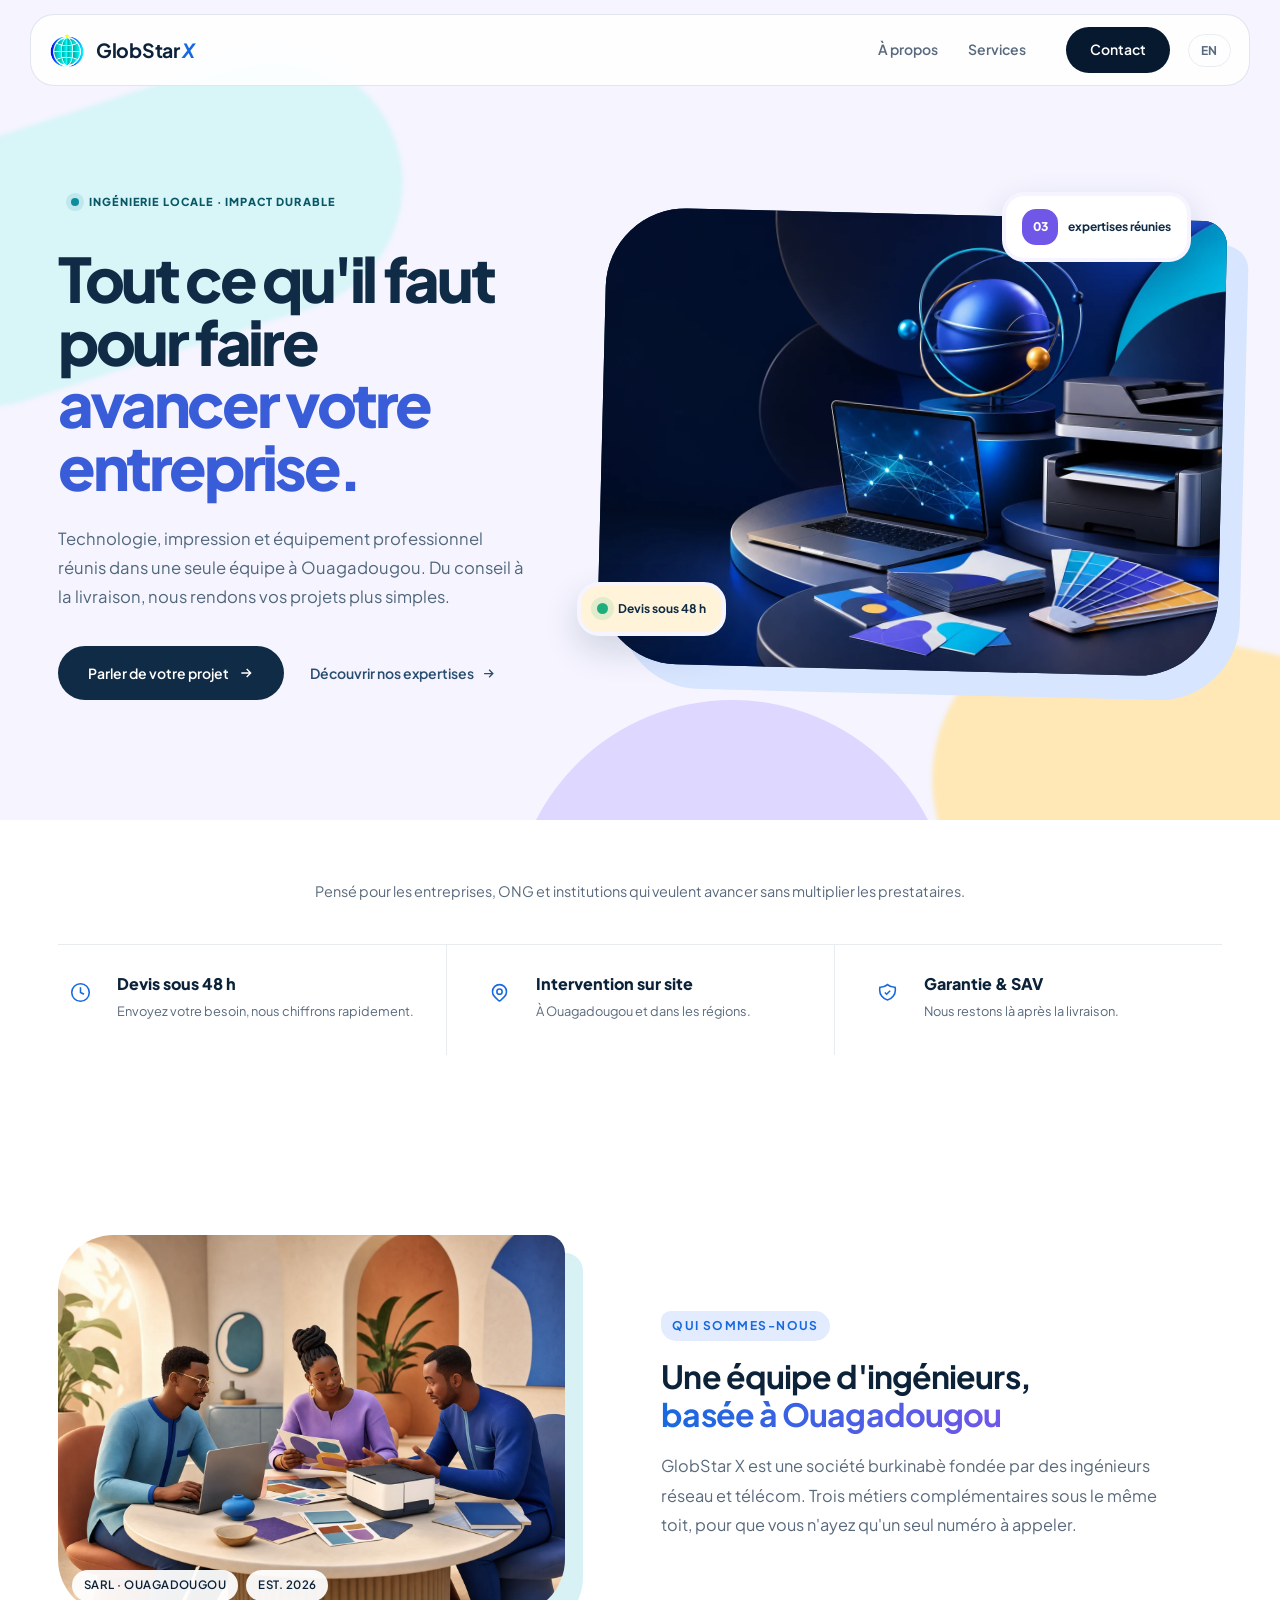
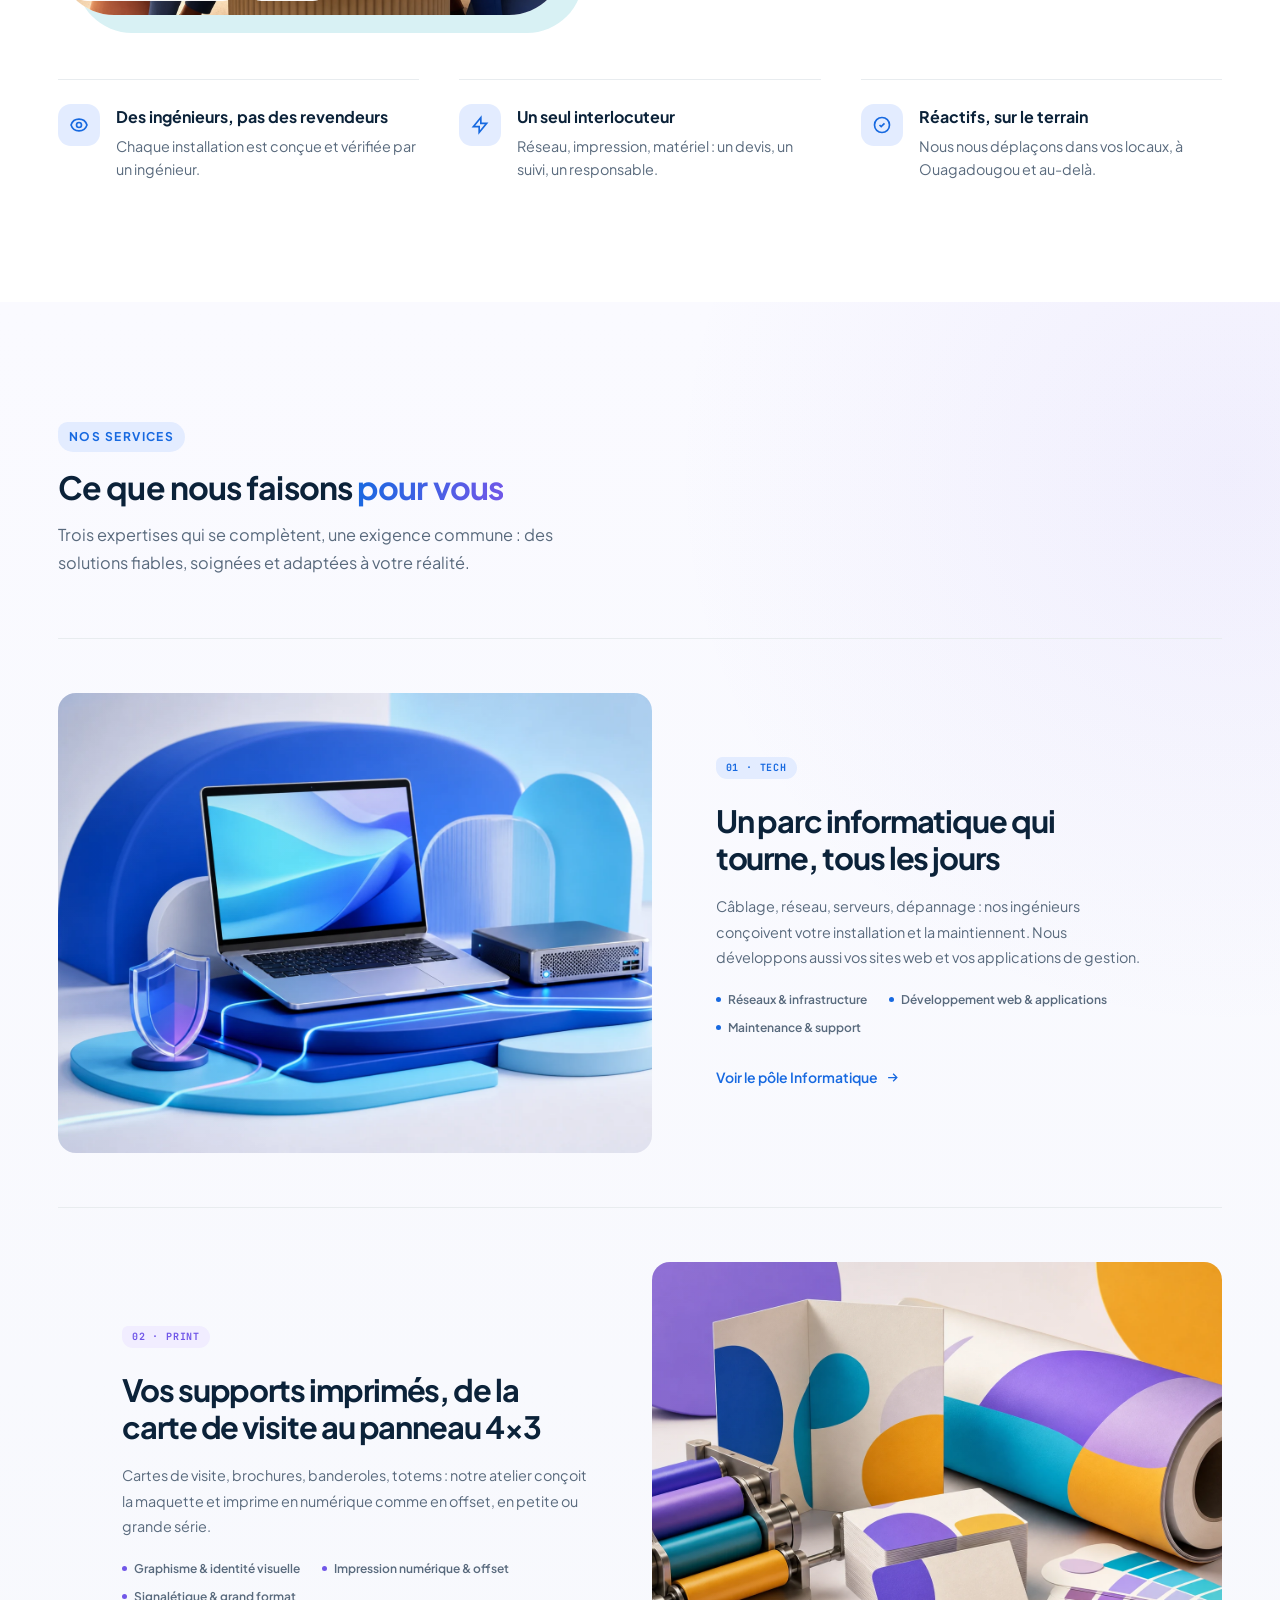
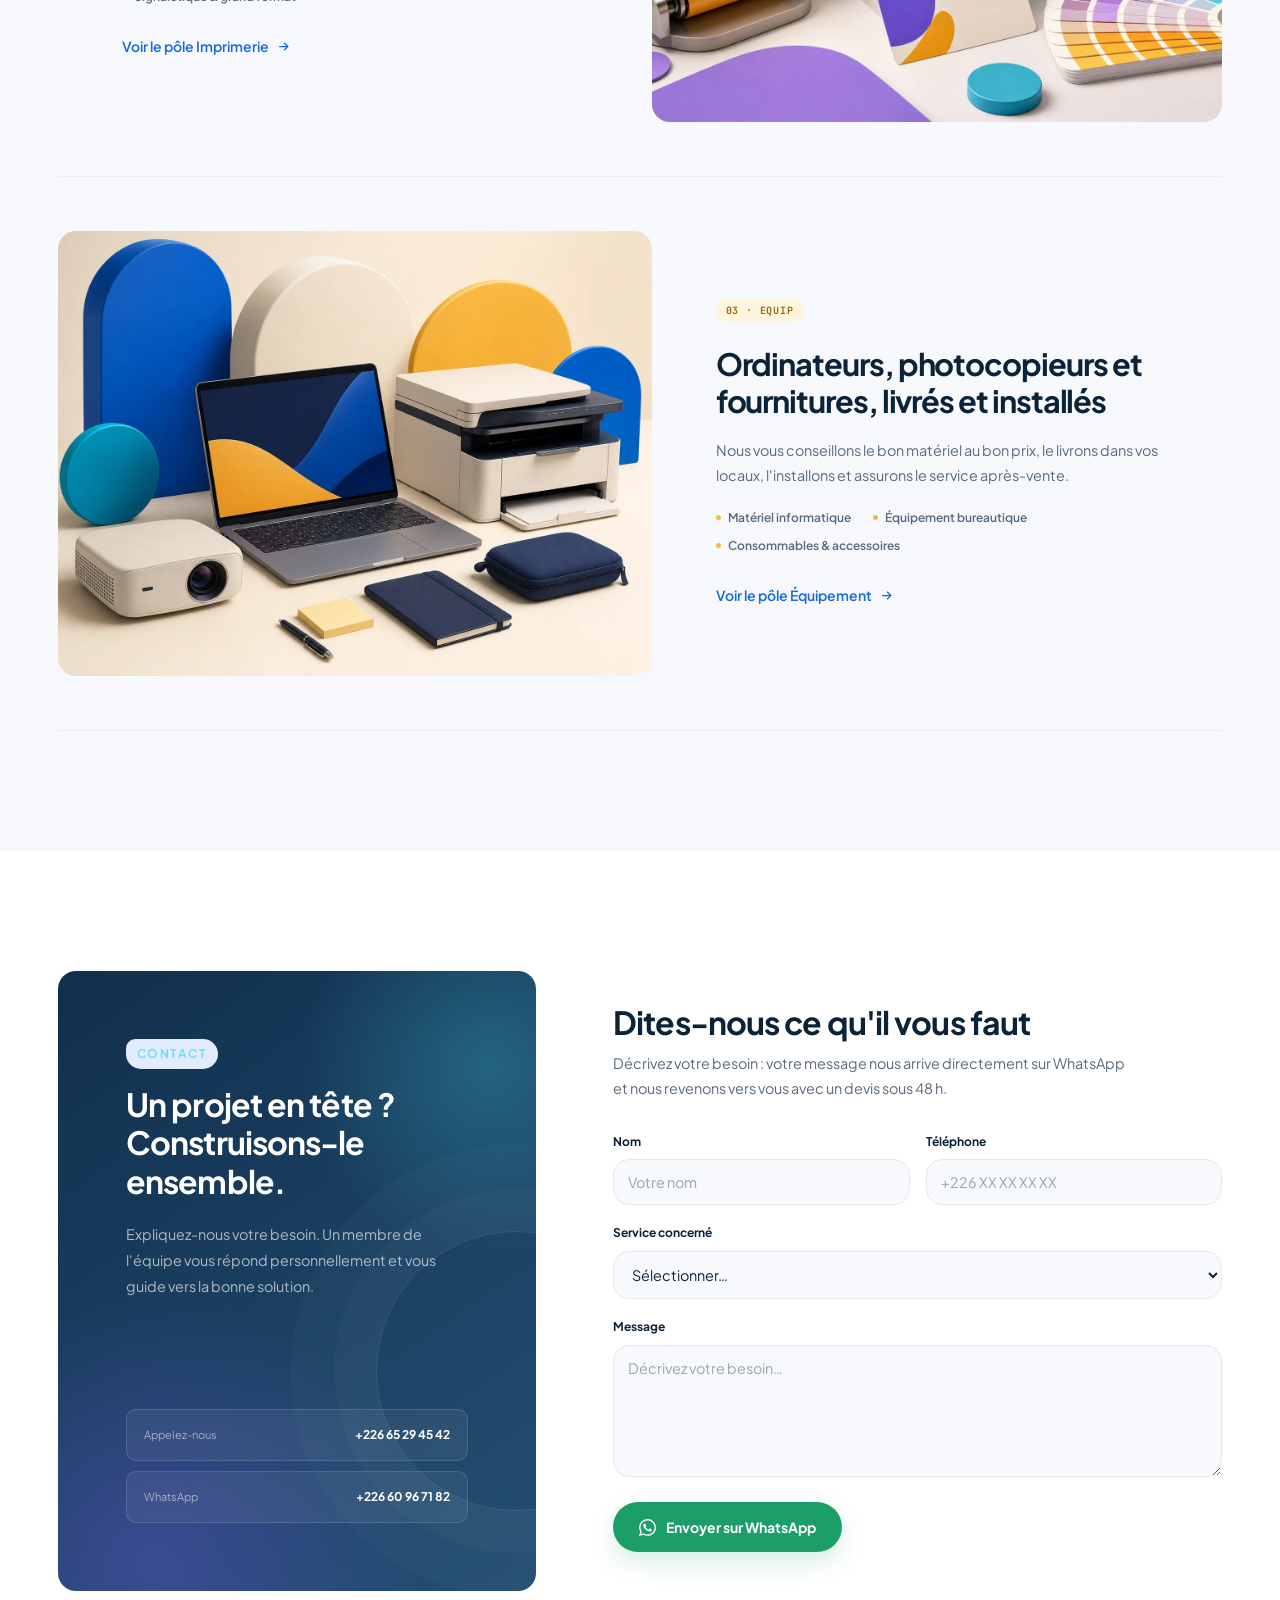
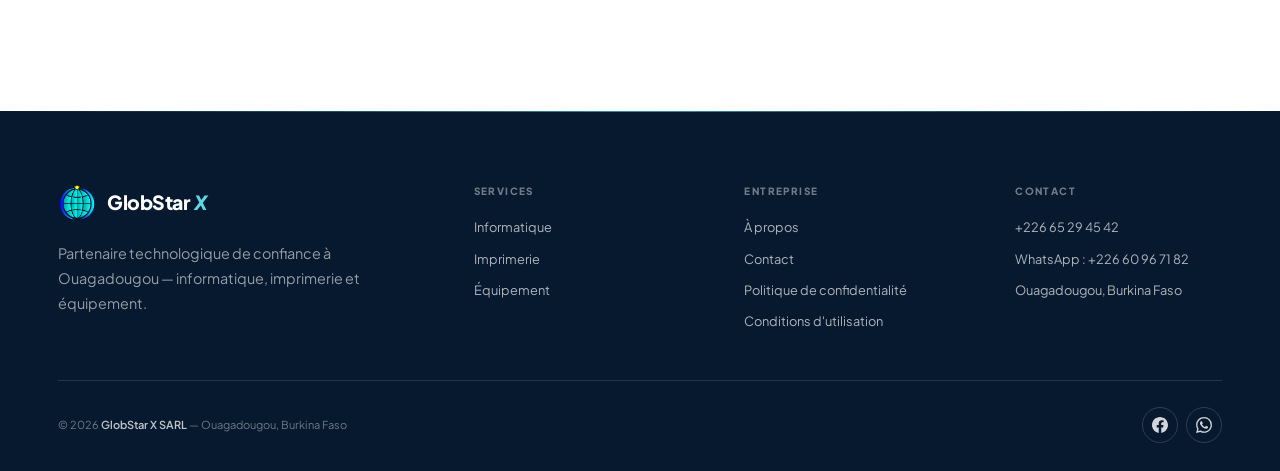
<file: index.html>
<!DOCTYPE html>
<html lang="fr">
<head>
  <meta charset="UTF-8" />
  <meta name="viewport" content="width=device-width, initial-scale=1.0" />
  <title>GlobStar X SARL — Informatique, Imprimerie &amp; Équipement à Ouagadougou</title>
  <meta name="description" content="GlobStar X SARL accompagne les entreprises et institutions au Burkina Faso : solutions informatiques, imprimerie professionnelle et fourniture d'équipements." />
  <link rel="canonical" href="https://globstarx.com/" />
  <meta property="og:type" content="website" />
  <meta property="og:locale" content="fr_BF" />
  <meta property="og:site_name" content="GlobStar X" />
  <meta property="og:title" content="GlobStar X — Technologie, impression &amp; équipement" />
  <meta property="og:description" content="Un partenaire unique à Ouagadougou pour vos solutions IT, impressions professionnelles et équipements." />
  <meta property="og:url" content="https://globstarx.com/" />
  <meta property="og:image" content="https://globstarx.com/img/hero-material.webp" />
  <meta name="twitter:card" content="summary_large_image" />
  <meta name="theme-color" content="#071C35" />
  <link rel="icon" type="image/png" sizes="32x32" href="img/favicon-32.png" />
  <link rel="icon" type="image/png" sizes="64x64" href="img/favicon-64.png" />
  <link rel="apple-touch-icon" href="img/icon-192.png" />
  <link rel="preconnect" href="https://fonts.googleapis.com" />
  <link rel="preconnect" href="https://fonts.gstatic.com" crossorigin />
  <link href="https://fonts.googleapis.com/css2?family=Plus+Jakarta+Sans:wght@300;400;500;600;700;800&family=Space+Grotesk:wght@500;600;700&family=JetBrains+Mono:wght@400;500;700&display=swap" rel="stylesheet" />
  <link rel="stylesheet" href="css/tokens.css" />
  <link rel="stylesheet" href="css/base.css" />
  <link rel="stylesheet" href="css/nav.css" />
  <link rel="stylesheet" href="css/hero.css" />
  <link rel="stylesheet" href="css/about.css" />
  <link rel="stylesheet" href="css/services.css" />
  <link rel="stylesheet" href="css/contact.css" />
  <link rel="stylesheet" href="css/footer.css" />
  <script type="application/ld+json">
    {
      "@context": "https://schema.org",
      "@type": "ProfessionalService",
      "name": "GlobStar X SARL",
      "url": "https://globstarx.com/",
      "logo": "https://globstarx.com/img/logo-mark.png",
      "telephone": "+22665294542",
      "address": {
        "@type": "PostalAddress",
        "addressLocality": "Ouagadougou",
        "addressCountry": "BF"
      },
      "areaServed": "Burkina Faso",
      "sameAs": ["https://www.facebook.com/share/197fRiGLvC/"]
    }
  </script>
</head>
<body data-en-title="GlobStar X SARL — IT, Printing &amp; Equipment in Ouagadougou">

<!-- ════ NAV ════ -->
<nav id="nav">
  <div class="nav-inner">
    <a href="#hero" class="nav-logo">
      <img src="img/logo-mark.png" alt="" width="38" height="38" />
      <span class="nav-wordmark">GlobStar&nbsp;<em>X</em></span>
    </a>
    <div class="nav-right">
      <div class="nav-links">
        <a href="#about" data-i18n="nav.about">À propos</a>
        <a href="#services" data-i18n="nav.services">Services</a>
        <a href="#contact" class="nav-cta" data-i18n="nav.contact">Contact</a>
      </div>
      <button class="lang-toggle" id="lang-toggle" aria-label="Switch language">EN</button>
      <button class="nav-hbg" id="nav-hbg" aria-label="Menu"><span></span><span></span><span></span></button>
    </div>
  </div>
</nav>
<div class="nav-mob" id="nav-mob">
  <a href="#about" class="ml" data-i18n="nav.about">À propos</a>
  <a href="#services" class="ml" data-i18n="nav.services">Services</a>
  <a href="informatique.html" class="ml ml-sub" data-i18n="srv.1t">Informatique</a>
  <a href="imprimerie.html" class="ml ml-sub" data-i18n="srv.2t">Imprimerie</a>
  <a href="equipement.html" class="ml ml-sub" data-i18n="srv.3t">Équipement</a>
  <a href="#contact" class="ml" data-i18n="nav.contact">Contact</a>
</div>


<!-- ════ HERO ════ -->
<section id="hero">
  <div class="hero-aurora" aria-hidden="true"></div>
  <div class="container hero-inner">
    <div class="hero-copy">
      <div class="hero-pill">
        <span class="hero-pill-dot" aria-hidden="true"></span>
        <span data-i18n="hero.pill">Ingénierie locale · Impact durable</span>
      </div>
      <h1 class="hero-h1" data-i18n="hero.h1">
        Tout ce qu'il faut pour faire <span>avancer votre entreprise.</span>
      </h1>
      <p class="hero-sub" data-i18n="hero.sub">
        Technologie, impression et équipement professionnel réunis dans une seule équipe à Ouagadougou. Du conseil à la livraison, nous rendons vos projets plus simples.
      </p>
      <div class="hero-ctas">
        <a href="#contact" class="btn btn-filled">
          <span data-i18n="hero.cta1">Parler de votre projet</span>
          <svg fill="none" stroke="currentColor" stroke-width="2" viewBox="0 0 24 24" aria-hidden="true"><path d="M5 12h14M13 6l6 6-6 6"/></svg>
        </a>
        <a href="#services" class="link-arrow link-light"><span data-i18n="hero.cta2">Découvrir nos expertises</span> <svg fill="none" stroke="currentColor" stroke-width="2" viewBox="0 0 24 24" aria-hidden="true"><path d="M5 12h14M13 6l6 6-6 6"/></svg></a>
      </div>
    </div>

    <div class="hero-visual" aria-label="Technologie, impression et équipement professionnel">
      <div class="hero-image-shell">
        <img src="img/hero-material.webp" alt="Composition illustrant les trois métiers de GlobStar X : technologie, impression et équipement" width="1659" height="948" fetchpriority="high" />
      </div>
      <div class="hero-badge badge-top"><span>03</span><strong data-i18n="hero.badgeExpertise">expertises réunies</strong></div>
      <div class="hero-badge badge-bottom"><i></i><strong data-i18n="hero.quoteValue">Devis sous 48 h</strong></div>
    </div>
  </div>
</section>

<!-- ════ ENGAGEMENTS ════ -->
<section class="section-sm" id="promesses">
  <div class="container">
    <p class="proof-intro" data-i18n="pr.intro">Pensé pour les entreprises, ONG et institutions qui veulent avancer sans multiplier les prestataires.</p>
    <ul class="proof-bar">
      <li class="rv" style="transition-delay:.02s">
        <div class="proof-icon"><svg fill="none" stroke="currentColor" stroke-width="1.8" viewBox="0 0 24 24" aria-hidden="true"><circle cx="12" cy="12" r="10"/><polyline points="12 6 12 12 16 14"/></svg></div>
        <div><h3 data-i18n="pr.1t">Devis sous 48 h</h3><p data-i18n="pr.1d">Envoyez votre besoin, nous chiffrons rapidement.</p></div>
      </li>
      <li class="rv" style="transition-delay:.08s">
        <div class="proof-icon"><svg fill="none" stroke="currentColor" stroke-width="1.8" viewBox="0 0 24 24" aria-hidden="true"><path d="M17.657 16.657L13.414 20.9a2 2 0 01-2.827 0l-4.244-4.243a8 8 0 1111.314 0z"/><circle cx="12" cy="11" r="3"/></svg></div>
        <div><h3 data-i18n="pr.2t">Intervention sur site</h3><p data-i18n="pr.2d">À Ouagadougou et dans les régions.</p></div>
      </li>
      <li class="rv" style="transition-delay:.14s">
        <div class="proof-icon"><svg fill="none" stroke="currentColor" stroke-width="1.8" viewBox="0 0 24 24" aria-hidden="true"><path d="M9 12l2 2 4-4m5.618-4.016A11.955 11.955 0 0112 2.944a11.955 11.955 0 01-8.618 3.04A12.02 12.02 0 003 9c0 5.591 3.824 10.29 9 11.622 5.176-1.332 9-6.03 9-11.622 0-1.042-.133-2.052-.382-3.016z"/></svg></div>
        <div><h3 data-i18n="pr.3t">Garantie &amp; SAV</h3><p data-i18n="pr.3d">Nous restons là après la livraison.</p></div>
      </li>
    </ul>
  </div>
</section>


<!-- ════ ABOUT ════ -->
<section id="about" class="section">
  <div class="container">
    <div class="about-grid">
      <figure class="about-photo rv-l">
        <img src="img/team-material.webp" alt="Illustration d'une équipe pluridisciplinaire collaborant autour d'un projet" width="1448" height="1086" loading="lazy" />
        <figcaption class="about-photo-chip">
          <span class="chip">SARL · OUAGADOUGOU</span>
          <span class="chip" data-i18n="about.chip2">EST. 2026</span>
        </figcaption>
      </figure>
      <div class="about-intro rv-r">
        <div class="eyebrow" data-i18n="about.eyebrow">Qui sommes-nous</div>
        <h2 class="display-sm" data-i18n="about.h2">
          Une équipe d'ingénieurs,<br /><span class="grad-text">basée à Ouagadougou</span>
        </h2>
        <p class="about-lead" data-i18n="about.lead">
          GlobStar X est une société burkinabè fondée par des ingénieurs réseau
          et télécom. Trois métiers complémentaires sous le même toit, pour que
          vous n'ayez qu'un seul numéro à appeler.
        </p>
      </div>
    </div>
    <div class="about-values rv">
      <div class="about-value">
        <div class="about-value-icon"><svg fill="none" stroke="currentColor" stroke-width="2" viewBox="0 0 24 24" aria-hidden="true"><path d="M15 12a3 3 0 11-6 0 3 3 0 016 0z"/><path d="M2.458 12C3.732 7.943 7.523 5 12 5c4.478 0 8.268 2.943 9.542 7-1.274 4.057-5.064 7-9.542 7-4.477 0-8.268-2.943-9.542-7z"/></svg></div>
        <div><h4 data-i18n="about.v1t">Des ingénieurs, pas des revendeurs</h4><p data-i18n="about.v1">Chaque installation est conçue et vérifiée par un ingénieur.</p></div>
      </div>
      <div class="about-value">
        <div class="about-value-icon"><svg fill="none" stroke="currentColor" stroke-width="2" viewBox="0 0 24 24" aria-hidden="true"><path d="M13 10V3L4 14h7v7l9-11h-7z"/></svg></div>
        <div><h4 data-i18n="about.v2t">Un seul interlocuteur</h4><p data-i18n="about.v2">Réseau, impression, matériel : un devis, un suivi, un responsable.</p></div>
      </div>
      <div class="about-value">
        <div class="about-value-icon"><svg fill="none" stroke="currentColor" stroke-width="2" viewBox="0 0 24 24" aria-hidden="true"><path d="M9 12l2 2 4-4m6 2a9 9 0 11-18 0 9 9 0 0118 0z"/></svg></div>
        <div><h4 data-i18n="about.v3t">Réactifs, sur le terrain</h4><p data-i18n="about.v3">Nous nous déplaçons dans vos locaux, à Ouagadougou et au-delà.</p></div>
      </div>
    </div>
  </div>
</section>


<!-- ════ SERVICES ════ -->
<section id="services" class="section section-alt">
  <div class="container">
    <div class="section-head rv">
      <div class="eyebrow" data-i18n="srv.eyebrow">Nos services</div>
      <h2 class="display-sm" data-i18n="srv.h2">Ce que nous faisons <span class="grad-text">pour vous</span></h2>
      <p class="section-sub" data-i18n="srv.intro">Trois expertises qui se complètent, une exigence commune : des solutions fiables, soignées et adaptées à votre réalité.</p>
    </div>

    <div class="feat-rows">

      <div class="feat-row rv">
        <figure class="feat-photo">
          <img src="img/it-material.webp" alt="Illustration expressive de solutions informatiques sécurisées" width="1448" height="1086" loading="lazy" />
        </figure>
        <div class="feat-body">
          <h3 data-i18n="srv.1t">Un parc informatique qui tourne, tous les jours</h3>
          <p data-i18n="srv.1s">Câblage, réseau, serveurs, dépannage : nos ingénieurs conçoivent votre installation et la maintiennent. Nous développons aussi vos sites web et vos applications de gestion.</p>
          <ul class="feat-list">
            <li data-i18n="srv.1a">Réseaux &amp; infrastructure</li>
            <li data-i18n="srv.1b">Développement web &amp; applications</li>
            <li data-i18n="srv.1c">Maintenance &amp; support</li>
          </ul>
          <a href="informatique.html" class="link-arrow"><span data-i18n="srv.1l">Voir le pôle Informatique</span> <svg fill="none" stroke="currentColor" stroke-width="2" viewBox="0 0 24 24" aria-hidden="true"><path d="M5 12h14M13 6l6 6-6 6"/></svg></a>
        </div>
      </div>

      <div class="feat-row feat-rev rv">
        <figure class="feat-photo">
          <img src="img/print-material.webp" alt="Illustration expressive de supports imprimés et de nuanciers" width="1448" height="1086" loading="lazy" />
        </figure>
        <div class="feat-body">
          <h3 data-i18n="srv.2t">Vos supports imprimés, de la carte de visite au panneau 4×3</h3>
          <p data-i18n="srv.2s">Cartes de visite, brochures, banderoles, totems : notre atelier conçoit la maquette et imprime en numérique comme en offset, en petite ou grande série.</p>
          <ul class="feat-list">
            <li data-i18n="srv.2a">Graphisme &amp; identité visuelle</li>
            <li data-i18n="srv.2b">Impression numérique &amp; offset</li>
            <li data-i18n="srv.2c">Signalétique &amp; grand format</li>
          </ul>
          <a href="imprimerie.html" class="link-arrow"><span data-i18n="srv.2l">Voir le pôle Imprimerie</span> <svg fill="none" stroke="currentColor" stroke-width="2" viewBox="0 0 24 24" aria-hidden="true"><path d="M5 12h14M13 6l6 6-6 6"/></svg></a>
        </div>
      </div>

      <div class="feat-row rv">
        <figure class="feat-photo">
          <img src="img/equip-material.webp" alt="Illustration expressive d'équipements informatiques et bureautiques" width="1448" height="1086" loading="lazy" />
        </figure>
        <div class="feat-body">
          <h3 data-i18n="srv.3t">Ordinateurs, photocopieurs et fournitures, livrés et installés</h3>
          <p data-i18n="srv.3s">Nous vous conseillons le bon matériel au bon prix, le livrons dans vos locaux, l'installons et assurons le service après-vente.</p>
          <ul class="feat-list">
            <li data-i18n="srv.3a">Matériel informatique</li>
            <li data-i18n="srv.3b">Équipement bureautique</li>
            <li data-i18n="srv.3c">Consommables &amp; accessoires</li>
          </ul>
          <a href="equipement.html" class="link-arrow"><span data-i18n="srv.3l">Voir le pôle Équipement</span> <svg fill="none" stroke="currentColor" stroke-width="2" viewBox="0 0 24 24" aria-hidden="true"><path d="M5 12h14M13 6l6 6-6 6"/></svg></a>
        </div>
      </div>

    </div>
  </div>
</section>


<!-- ════ CONTACT ════ -->
<section id="contact" class="section">
  <div class="container">
    <div class="contact-solo">
      <aside class="contact-aside rv-l">
        <div>
          <div class="eyebrow eyebrow-light" data-i18n="ct.eyebrow">Contact</div>
          <h2 class="display-sm" data-i18n="ct.asideTitle">Un projet en tête ?<br />Construisons-le ensemble.</h2>
          <p data-i18n="ct.asideText">Expliquez-nous votre besoin. Un membre de l'équipe vous répond personnellement et vous guide vers la bonne solution.</p>
        </div>
        <div class="contact-direct">
          <a href="tel:+22665294542"><span data-i18n="ct.call">Appelez-nous</span><strong>+226 65 29 45 42</strong></a>
          <a href="https://wa.me/22660967182" target="_blank" rel="noopener"><span>WhatsApp</span><strong>+226 60 96 71 82</strong></a>
        </div>
      </aside>
      <div class="contact-form-wrap rv-l">
        <h2 class="display-sm" data-i18n="ct.h2">Dites-nous ce qu'il vous faut</h2>
        <p class="contact-note" data-i18n="ct.note">Décrivez votre besoin : votre message nous arrive directement sur WhatsApp et nous revenons vers vous avec un devis sous 48 h.</p>
        <div class="form-card">
          <form id="contact-form" novalidate>
            <div class="form-row">
              <div class="fg"><label for="f-nom" data-i18n="ct.lName">Nom</label><input id="f-nom" type="text" name="nom" placeholder="Votre nom" data-i18n-ph="ct.pName" required /></div>
              <div class="fg"><label for="f-tel" data-i18n="ct.lTel">Téléphone</label><input id="f-tel" type="tel" name="tel" placeholder="+226 XX XX XX XX" /></div>
            </div>
            <div class="fg">
              <label for="f-service" data-i18n="ct.lService">Service concerné</label>
              <select id="f-service" name="service">
                <option value="" data-i18n="ct.oNone">Sélectionner…</option>
                <option data-i18n="srv.1t">Informatique</option>
                <option data-i18n="srv.2t">Imprimerie</option>
                <option data-i18n="srv.3t">Équipement</option>
                <option data-i18n="ct.oOther">Autre</option>
              </select>
            </div>
            <div class="fg"><label for="f-msg" data-i18n="ct.lMsg">Message</label><textarea id="f-msg" name="message" placeholder="Décrivez votre besoin…" data-i18n-ph="ct.pMsg" required></textarea></div>
            <button type="submit" class="form-submit">
              <svg fill="currentColor" viewBox="0 0 24 24" width="17" height="17" aria-hidden="true"><path d="M17.472 14.382c-.297-.149-1.758-.867-2.03-.967-.273-.099-.471-.148-.67.15-.197.297-.767.966-.94 1.164-.173.199-.347.223-.644.075-.297-.15-1.255-.463-2.39-1.475-.883-.788-1.48-1.761-1.653-2.059-.173-.297-.018-.458.13-.606.134-.133.297-.347.446-.52.149-.174.198-.298.298-.497.099-.198.05-.371-.025-.52-.075-.149-.669-1.612-.916-2.207-.242-.579-.487-.5-.669-.51-.173-.008-.371-.01-.57-.01-.198 0-.52.074-.792.372-.272.297-1.04 1.016-1.04 2.479 0 1.462 1.065 2.875 1.213 3.074.149.198 2.096 3.2 5.077 4.487.709.306 1.262.489 1.694.625.712.227 1.36.195 1.871.118.571-.085 1.758-.719 2.006-1.413.248-.694.248-1.289.173-1.413-.074-.124-.272-.198-.57-.347m-5.421 7.403h-.004a9.87 9.87 0 01-5.031-1.378l-.361-.214-3.741.982.998-3.648-.235-.374a9.86 9.86 0 01-1.51-5.26c.001-5.45 4.436-9.884 9.888-9.884 2.64 0 5.122 1.03 6.988 2.898a9.825 9.825 0 012.893 6.994c-.003 5.45-4.437 9.884-9.885 9.884m8.413-18.297A11.815 11.815 0 0012.05 0C5.495 0 .16 5.335.157 11.892c0 2.096.547 4.142 1.588 5.945L.057 24l6.305-1.654a11.882 11.882 0 005.683 1.448h.005c6.554 0 11.89-5.335 11.893-11.893a11.821 11.821 0 00-3.48-8.413z"/></svg>
              <span data-i18n="ct.send">Envoyer sur WhatsApp</span>
            </button>
          </form>
        </div>
      </div>

    </div>
  </div>
</section>


<!-- ════ FOOTER ════ -->
<footer id="footer">
  <div class="container">
    <div class="footer-top">
      <div class="footer-brand">
        <a href="#hero" class="footer-logo" aria-label="GlobStar X — Accueil">
          <img src="img/logo-mark.png" alt="" width="38" height="38" />
          <span>GlobStar <em>X</em></span>
        </a>
        <p data-i18n="f.brand">Partenaire technologique de confiance à Ouagadougou — informatique, imprimerie et équipement.</p>
      </div>
      <div class="footer-col">
        <h4 data-i18n="f.services">Services</h4>
        <ul>
          <li><a href="informatique.html" data-i18n="srv.1t">Informatique</a></li>
          <li><a href="imprimerie.html" data-i18n="srv.2t">Imprimerie</a></li>
          <li><a href="equipement.html" data-i18n="srv.3t">Équipement</a></li>
        </ul>
      </div>
      <div class="footer-col">
        <h4 data-i18n="f.company">Entreprise</h4>
        <ul>
          <li><a href="#about" data-i18n="nav.about">À propos</a></li>
          <li><a href="#contact" data-i18n="nav.contact">Contact</a></li>
          <li><a href="politique-confidentialite.html" data-i18n="f.privacy">Politique de confidentialité</a></li>
          <li><a href="conditions.html" data-i18n="f.terms">Conditions d'utilisation</a></li>
        </ul>
      </div>
      <div class="footer-col">
        <h4 data-i18n="f.contact">Contact</h4>
        <ul class="footer-contact">
          <li><a href="tel:+22665294542">+226 65 29 45 42</a></li>
          <li><a href="https://wa.me/22660967182" target="_blank" rel="noopener">WhatsApp : +226 60 96 71 82</a></li>
          <li>Ouagadougou, Burkina Faso</li>
        </ul>
      </div>
    </div>
    <div class="footer-bottom">
      <p class="footer-copy">© 2026 <strong>GlobStar X SARL</strong> — Ouagadougou, Burkina Faso</p>
      <div class="footer-socials">
        <a href="https://www.facebook.com/share/197fRiGLvC/" target="_blank" rel="noopener" class="fsoc fsoc-fb" aria-label="Facebook"><svg fill="currentColor" viewBox="0 0 24 24" aria-hidden="true"><path d="M24 12.073C24 5.406 18.627 0 12 0S0 5.406 0 12.073C0 18.1 4.388 23.094 10.125 24v-8.437H7.078v-3.49h3.047v-2.66c0-3.026 1.792-4.697 4.533-4.697 1.312 0 2.686.236 2.686.236v2.971H15.83c-1.491 0-1.956.931-1.956 1.886v2.264h3.328l-.532 3.49h-2.796V24C19.612 23.094 24 18.1 24 12.073z"/></svg></a>
        <a href="https://wa.me/22660967182" target="_blank" rel="noopener" class="fsoc fsoc-wa" aria-label="WhatsApp"><svg fill="currentColor" viewBox="0 0 24 24" aria-hidden="true"><path d="M17.472 14.382c-.297-.149-1.758-.867-2.03-.967-.273-.099-.471-.148-.67.15-.197.297-.767.966-.94 1.164-.173.199-.347.223-.644.075-.297-.15-1.255-.463-2.39-1.475-.883-.788-1.48-1.761-1.653-2.059-.173-.297-.018-.458.13-.606.134-.133.297-.347.446-.52.149-.174.198-.298.298-.497.099-.198.05-.371-.025-.52-.075-.149-.669-1.612-.916-2.207-.242-.579-.487-.5-.669-.51-.173-.008-.371-.01-.57-.01-.198 0-.52.074-.792.372-.272.297-1.04 1.016-1.04 2.479 0 1.462 1.065 2.875 1.213 3.074.149.198 2.096 3.2 5.077 4.487.709.306 1.262.489 1.694.625.712.227 1.36.195 1.871.118.571-.085 1.758-.719 2.006-1.413.248-.694.248-1.289.173-1.413-.074-.124-.272-.198-.57-.347m-5.421 7.403h-.004a9.87 9.87 0 01-5.031-1.378l-.361-.214-3.741.982.998-3.648-.235-.374a9.86 9.86 0 01-1.51-5.26c.001-5.45 4.436-9.884 9.888-9.884 2.64 0 5.122 1.03 6.988 2.898a9.825 9.825 0 012.893 6.994c-.003 5.45-4.437 9.884-9.885 9.884m8.413-18.297A11.815 11.815 0 0012.05 0C5.495 0 .16 5.335.157 11.892c0 2.096.547 4.142 1.588 5.945L.057 24l6.305-1.654a11.882 11.882 0 005.683 1.448h.005c6.554 0 11.89-5.335 11.893-11.893a11.821 11.821 0 00-3.48-8.413z"/></svg></a>
      </div>
    </div>
  </div>
</footer>

<script src="js/nav.js"    defer></script>
<script src="js/reveal.js" defer></script>
<script src="js/ui.js"     defer></script>
<script src="js/i18n.js"   defer></script>
</body>
</html>
</file>
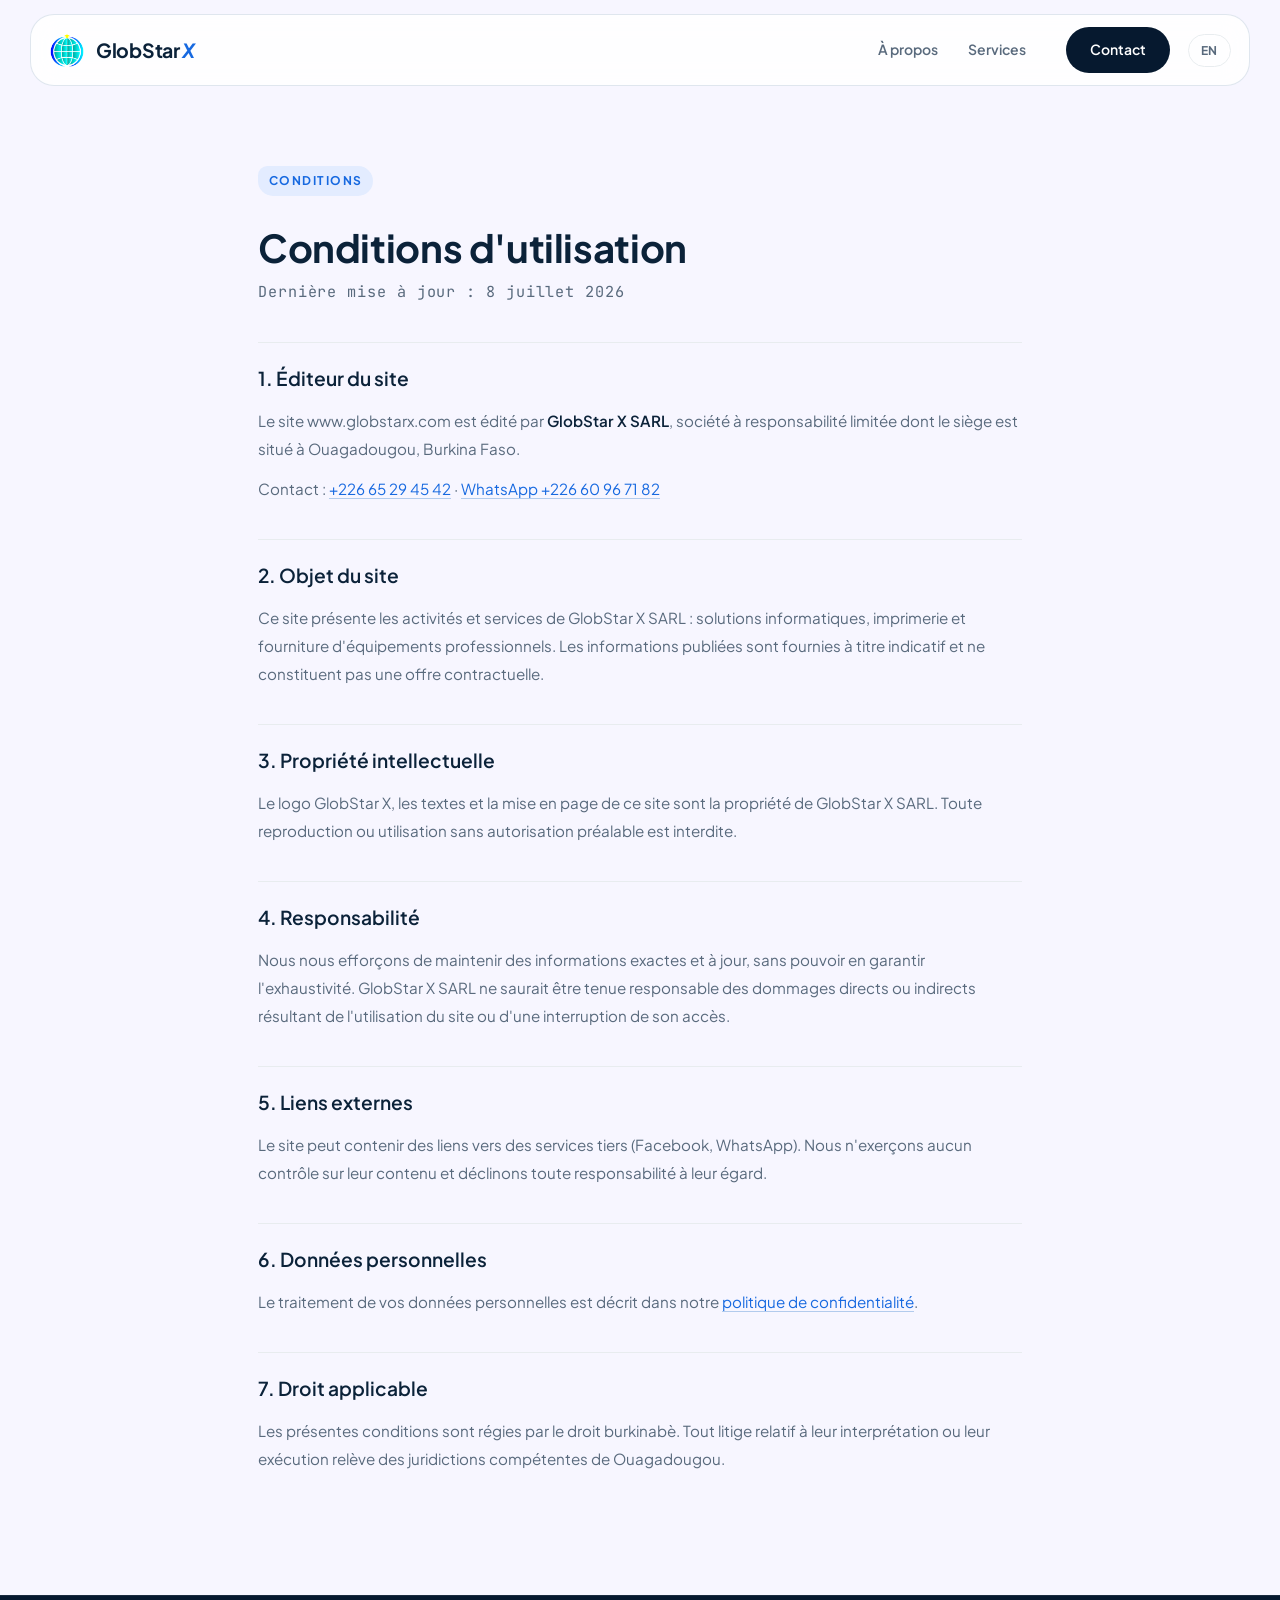
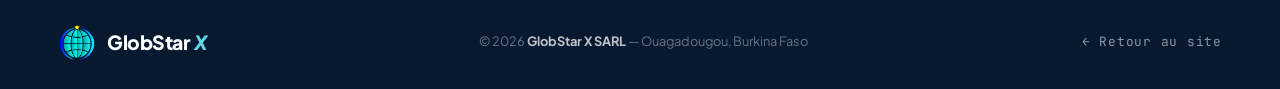
<file: conditions.html>
<!DOCTYPE html>
<html lang="fr">
<head>
  <meta charset="UTF-8" />
  <meta name="viewport" content="width=device-width, initial-scale=1.0" />
  <title>Conditions d'utilisation — GlobStar X SARL</title>
  <meta name="description" content="Conditions d'utilisation du site GlobStar X SARL — Terms of use." />
  <meta name="theme-color" content="#FFFFFF" />
  <link rel="icon" type="image/png" sizes="32x32" href="img/favicon-32.png" />
  <link rel="icon" type="image/png" sizes="64x64" href="img/favicon-64.png" />
  <link rel="preconnect" href="https://fonts.googleapis.com" />
  <link rel="preconnect" href="https://fonts.gstatic.com" crossorigin />
  <link href="https://fonts.googleapis.com/css2?family=Plus+Jakarta+Sans:wght@300;400;500;600;700;800&family=Space+Grotesk:wght@500;600;700&family=JetBrains+Mono:wght@400;500;700&display=swap" rel="stylesheet" />
  <link rel="stylesheet" href="css/tokens.css" />
  <link rel="stylesheet" href="css/base.css" />
  <link rel="stylesheet" href="css/nav.css" />
  <link rel="stylesheet" href="css/legal.css" />
  <link rel="stylesheet" href="css/footer.css" />
</head>
<body>

<nav id="nav" class="scrolled">
  <div class="nav-inner">
    <a href="index.html" class="nav-logo">
      <img src="img/logo-mark.png" alt="" width="38" height="38" />
      <span class="nav-wordmark">GlobStar&nbsp;<em>X</em></span>
    </a>
    <div class="nav-right">
      <div class="nav-links">
        <a href="index.html#about" data-i18n="nav.about">À propos</a>
        <a href="index.html#services" data-i18n="nav.services">Services</a>
        <a href="index.html#contact" class="nav-cta" data-i18n="nav.contact">Contact</a>
      </div>
      <button class="lang-toggle" aria-label="Switch language">EN</button>
      <button class="nav-hbg" id="nav-hbg" aria-label="Menu"><span></span><span></span><span></span></button>
    </div>
  </div>
</nav>
<div class="nav-mob" id="nav-mob">
  <a href="index.html#about" class="ml" data-i18n="nav.about">À propos</a>
  <a href="index.html#services" class="ml" data-i18n="nav.services">Services</a>
  <a href="informatique.html" class="ml ml-sub" data-i18n="srv.1t">Informatique</a>
  <a href="imprimerie.html" class="ml ml-sub" data-i18n="srv.2t">Imprimerie</a>
  <a href="equipement.html" class="ml ml-sub" data-i18n="srv.3t">Équipement</a>
  <a href="index.html#contact" class="ml" data-i18n="nav.contact">Contact</a>
</div>

<main class="legal-main">
  <div class="legal-container">

    <!-- ════ FR ════ -->
    <article class="lang-fr">
      <div class="eyebrow">Conditions</div>
      <h1>Conditions d'utilisation</h1>
      <p class="legal-date">Dernière mise à jour : 8 juillet 2026</p>

      <h2>1. Éditeur du site</h2>
      <p>Le site www.globstarx.com est édité par <strong>GlobStar X SARL</strong>, société à responsabilité limitée dont le siège est situé à Ouagadougou, Burkina Faso.</p>
      <p>Contact : <a href="tel:+22665294542">+226 65 29 45 42</a> · <a href="https://wa.me/22660967182" target="_blank" rel="noopener">WhatsApp +226 60 96 71 82</a></p>

      <h2>2. Objet du site</h2>
      <p>Ce site présente les activités et services de GlobStar X SARL : solutions informatiques, imprimerie et fourniture d'équipements professionnels. Les informations publiées sont fournies à titre indicatif et ne constituent pas une offre contractuelle.</p>

      <h2>3. Propriété intellectuelle</h2>
      <p>Le logo GlobStar X, les textes et la mise en page de ce site sont la propriété de GlobStar X SARL. Toute reproduction ou utilisation sans autorisation préalable est interdite.</p>

      <h2>4. Responsabilité</h2>
      <p>Nous nous efforçons de maintenir des informations exactes et à jour, sans pouvoir en garantir l'exhaustivité. GlobStar X SARL ne saurait être tenue responsable des dommages directs ou indirects résultant de l'utilisation du site ou d'une interruption de son accès.</p>

      <h2>5. Liens externes</h2>
      <p>Le site peut contenir des liens vers des services tiers (Facebook, WhatsApp). Nous n'exerçons aucun contrôle sur leur contenu et déclinons toute responsabilité à leur égard.</p>

      <h2>6. Données personnelles</h2>
      <p>Le traitement de vos données personnelles est décrit dans notre <a href="politique-confidentialite.html">politique de confidentialité</a>.</p>

      <h2>7. Droit applicable</h2>
      <p>Les présentes conditions sont régies par le droit burkinabè. Tout litige relatif à leur interprétation ou leur exécution relève des juridictions compétentes de Ouagadougou.</p>
    </article>

    <!-- ════ EN ════ -->
    <article class="lang-en">
      <div class="eyebrow">Terms</div>
      <h1>Terms of use</h1>
      <p class="legal-date">Last updated: July 8, 2026</p>

      <h2>1. Site publisher</h2>
      <p>The website www.globstarx.com is published by <strong>GlobStar X SARL</strong>, a limited liability company headquartered in Ouagadougou, Burkina Faso.</p>
      <p>Contact: <a href="tel:+22665294542">+226 65 29 45 42</a> · <a href="https://wa.me/22660967182" target="_blank" rel="noopener">WhatsApp +226 60 96 71 82</a></p>

      <h2>2. Purpose of the site</h2>
      <p>This site presents the activities and services of GlobStar X SARL: IT solutions, printing, and professional equipment supply. The information published is provided for guidance only and does not constitute a contractual offer.</p>

      <h2>3. Intellectual property</h2>
      <p>The GlobStar X logo, texts, and layout of this site are the property of GlobStar X SARL. Any reproduction or use without prior authorization is prohibited.</p>

      <h2>4. Liability</h2>
      <p>We strive to keep information accurate and up to date but cannot guarantee its completeness. GlobStar X SARL cannot be held liable for direct or indirect damages resulting from the use of the site or from any interruption of access to it.</p>

      <h2>5. External links</h2>
      <p>The site may contain links to third-party services (Facebook, WhatsApp). We have no control over their content and accept no responsibility for them.</p>

      <h2>6. Personal data</h2>
      <p>The processing of your personal data is described in our <a href="politique-confidentialite.html">privacy policy</a>.</p>

      <h2>7. Governing law</h2>
      <p>These terms are governed by the laws of Burkina Faso. Any dispute relating to their interpretation or performance falls under the jurisdiction of the competent courts of Ouagadougou.</p>
    </article>

  </div>
</main>

<footer class="footer-min">
  <div class="container">
    <a href="index.html" class="footer-logo" aria-label="GlobStar X — Accueil">
      <img src="img/logo-mark.png" alt="" width="38" height="38" />
      <span>GlobStar <em>X</em></span>
    </a>
    <p>© 2026 <strong>GlobStar X SARL</strong> — Ouagadougou, Burkina Faso</p>
    <div class="footer-min-links"><a href="index.html" class="lang-fr">← Retour au site</a><a href="index.html" class="lang-en">← Back to site</a></div>
  </div>
</footer>

<script src="js/nav.js"  defer></script>
<script src="js/i18n.js" defer></script>
</body>
</html>
</file>
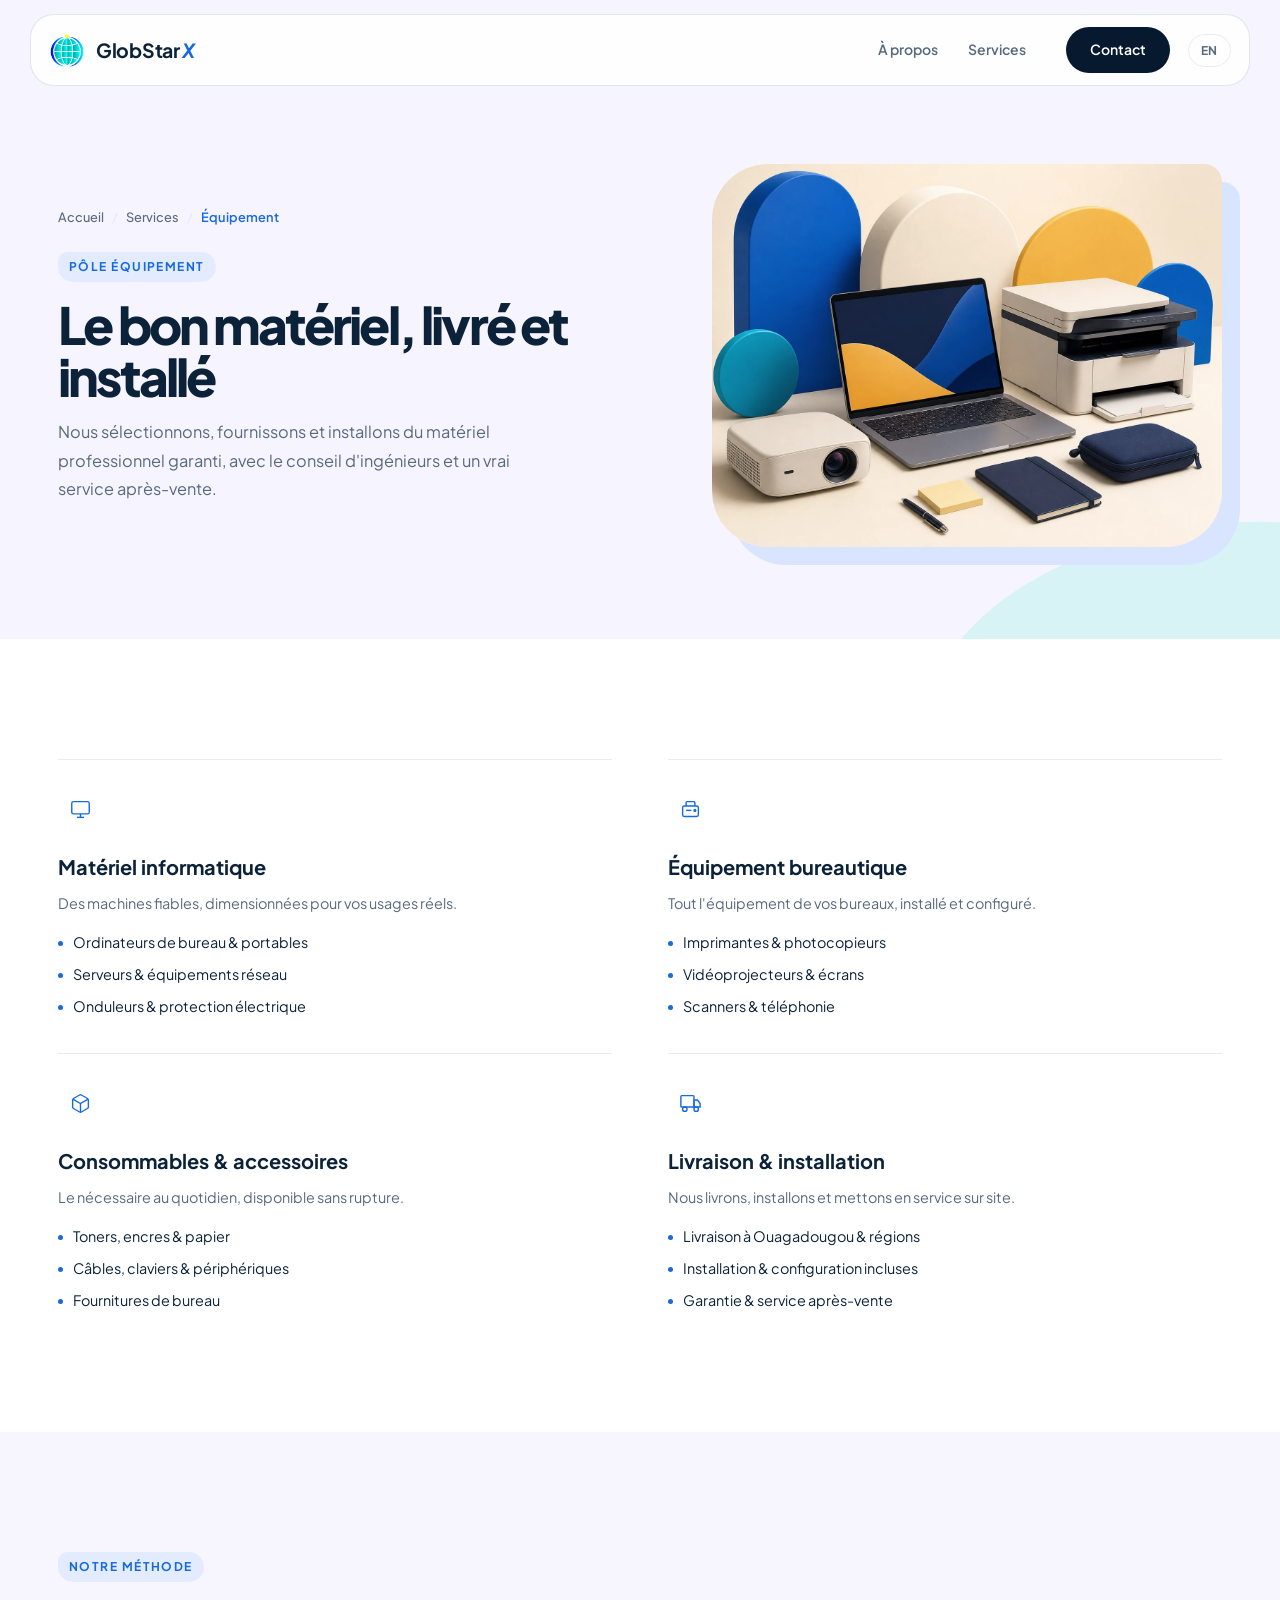
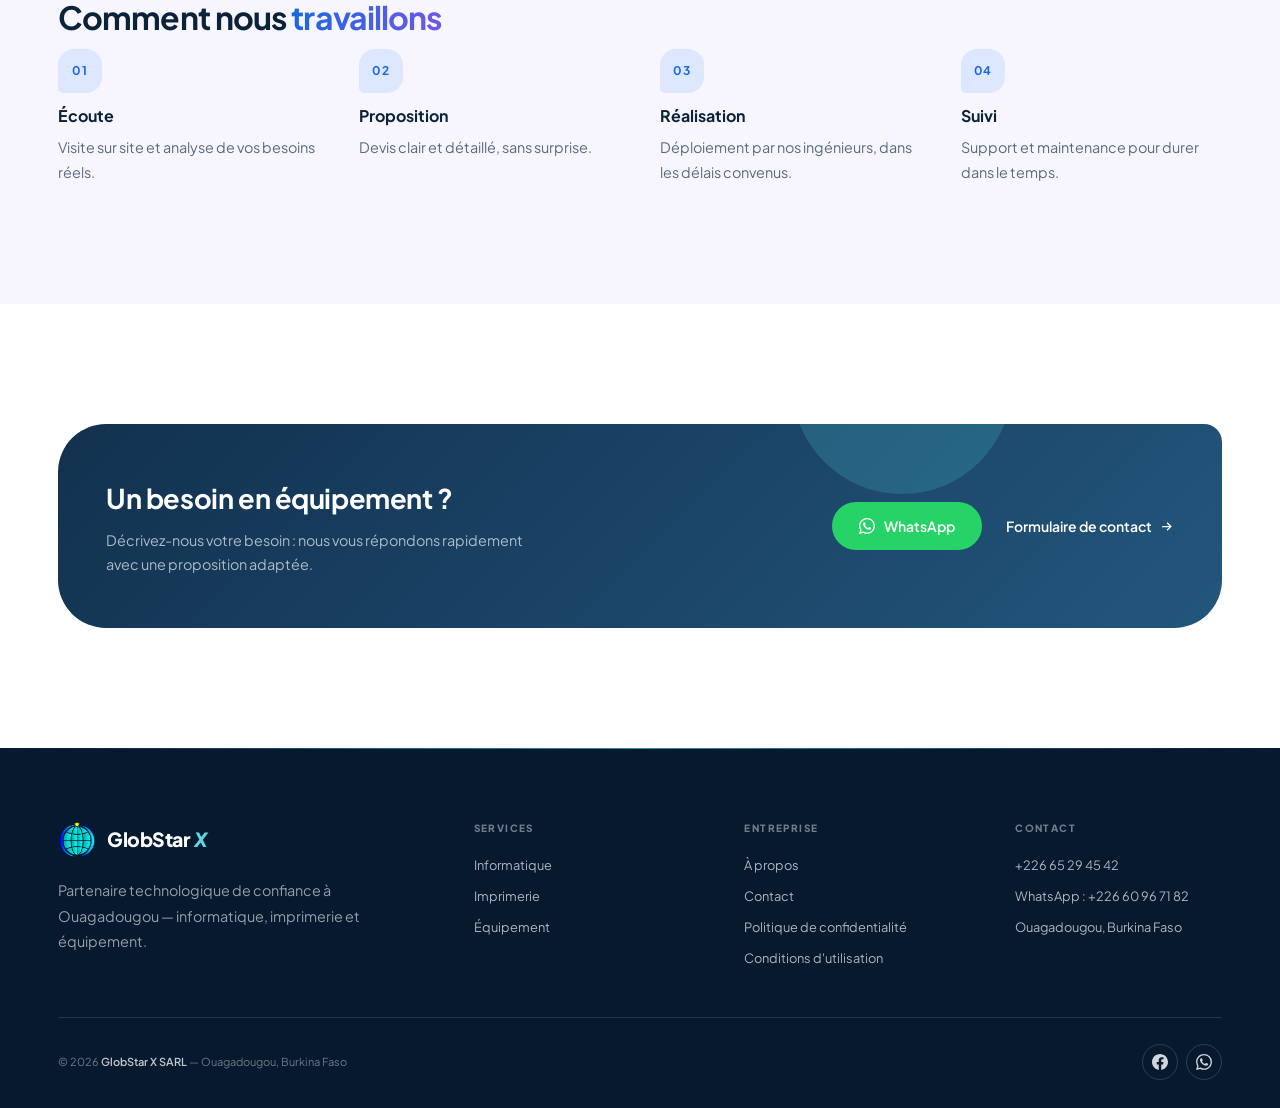
<file: equipement.html>
<!DOCTYPE html>
<html lang="fr">
<head>
  <meta charset="UTF-8" />
  <meta name="viewport" content="width=device-width, initial-scale=1.0" />
  <title>Équipement — GlobStar X SARL</title>
  <meta name="description" content="Pôle Équipement de GlobStar X : matériel informatique, équipement bureautique, consommables et accessoires — livrés et installés à Ouagadougou." />
  <meta name="theme-color" content="#FFFFFF" />
  <link rel="icon" type="image/png" sizes="32x32" href="img/favicon-32.png" />
  <link rel="icon" type="image/png" sizes="64x64" href="img/favicon-64.png" />
  <link rel="preconnect" href="https://fonts.googleapis.com" />
  <link rel="preconnect" href="https://fonts.gstatic.com" crossorigin />
  <link href="https://fonts.googleapis.com/css2?family=Plus+Jakarta+Sans:wght@300;400;500;600;700;800&family=Space+Grotesk:wght@500;600;700&family=JetBrains+Mono:wght@400;500;700&display=swap" rel="stylesheet" />
  <link rel="stylesheet" href="css/tokens.css" />
  <link rel="stylesheet" href="css/base.css" />
  <link rel="stylesheet" href="css/nav.css" />
  <link rel="stylesheet" href="css/page.css" />
  <link rel="stylesheet" href="css/footer.css" />
</head>
<body data-en-title="Equipment — GlobStar X SARL">

<!-- ════ NAV ════ -->
<nav id="nav" class="scrolled">
  <div class="nav-inner">
    <a href="index.html" class="nav-logo">
      <img src="img/logo-mark.png" alt="" width="38" height="38" />
      <span class="nav-wordmark">GlobStar&nbsp;<em>X</em></span>
    </a>
    <div class="nav-right">
      <div class="nav-links">
        <a href="index.html#about" data-i18n="nav.about">À propos</a>
        <a href="index.html#services" data-i18n="nav.services">Services</a>
        <a href="index.html#contact" class="nav-cta" data-i18n="nav.contact">Contact</a>
      </div>
      <button class="lang-toggle" aria-label="Switch language">EN</button>
      <button class="nav-hbg" id="nav-hbg" aria-label="Menu"><span></span><span></span><span></span></button>
    </div>
  </div>
</nav>
<div class="nav-mob" id="nav-mob">
  <a href="index.html#about" class="ml" data-i18n="nav.about">À propos</a>
  <a href="index.html#services" class="ml" data-i18n="nav.services">Services</a>
  <a href="informatique.html" class="ml ml-sub" data-i18n="srv.1t">Informatique</a>
  <a href="imprimerie.html" class="ml ml-sub" data-i18n="srv.2t">Imprimerie</a>
  <a href="equipement.html" class="ml ml-sub" data-i18n="srv.3t">Équipement</a>
  <a href="index.html#contact" class="ml" data-i18n="nav.contact">Contact</a>
</div>

<!-- ════ EN-TÊTE ════ -->
<header class="page-hero">
  <div class="container page-hero-grid">
    <div class="page-hero-text">
    <nav class="breadcrumb" aria-label="Fil d'Ariane">
      <a href="index.html" data-i18n="bc.home">Accueil</a><span class="sep">/</span>
      <a href="index.html#services" data-i18n="nav.services">Services</a><span class="sep">/</span>
      <span class="cur" data-i18n="srv.3t">Équipement</span>
    </nav>
    <div class="eyebrow" data-i18n="p3.eyebrow">Pôle Équipement</div>
    <h1 data-i18n="p3.h1">Le bon matériel, livré et installé</h1>
    <p class="page-intro" data-i18n="p3.intro">
      Nous sélectionnons, fournissons et installons du matériel professionnel garanti,
      avec le conseil d'ingénieurs et un vrai service après-vente.
    </p>
    </div>
    <figure class="page-hero-photo">
      <img src="img/equip-material.webp" alt="Illustration expressive d'équipements informatiques et bureautiques" width="1448" height="1086" fetchpriority="high" />
    </figure>
  </div>
</header>

<!-- ════ OFFRES ════ -->
<section class="section">
  <div class="container">
    <div class="offers-grid">

      <article class="offer-card rv" style="transition-delay:.04s">
        <div class="offer-icon"><svg fill="none" stroke="currentColor" stroke-width="1.6" viewBox="0 0 24 24" aria-hidden="true"><rect x="2" y="3" width="20" height="14" rx="2"/><line x1="8" y1="21" x2="16" y2="21"/><line x1="12" y1="17" x2="12" y2="21"/></svg></div>
        <h3 data-i18n="p3.o1t">Matériel informatique</h3>
        <p data-i18n="p3.o1d">Des machines fiables, dimensionnées pour vos usages réels.</p>
        <ul class="offer-list">
          <li data-i18n="p3.o1a">Ordinateurs de bureau &amp; portables</li>
          <li data-i18n="p3.o1b">Serveurs &amp; équipements réseau</li>
          <li data-i18n="p3.o1c">Onduleurs &amp; protection électrique</li>
        </ul>
      </article>

      <article class="offer-card rv" style="transition-delay:.08s">
        <div class="offer-icon"><svg fill="none" stroke="currentColor" stroke-width="1.6" viewBox="0 0 24 24" aria-hidden="true"><rect x="3" y="8" width="18" height="12" rx="2"/><path d="M7 8V4a1 1 0 011-1h8a1 1 0 011 1v4"/><line x1="7" y1="13" x2="13" y2="13"/><circle cx="17" cy="13" r="1"/></svg></div>
        <h3 data-i18n="p3.o2t">Équipement bureautique</h3>
        <p data-i18n="p3.o2d">Tout l'équipement de vos bureaux, installé et configuré.</p>
        <ul class="offer-list">
          <li data-i18n="p3.o2a">Imprimantes &amp; photocopieurs</li>
          <li data-i18n="p3.o2b">Vidéoprojecteurs &amp; écrans</li>
          <li data-i18n="p3.o2c">Scanners &amp; téléphonie</li>
        </ul>
      </article>

      <article class="offer-card rv" style="transition-delay:.12s">
        <div class="offer-icon"><svg fill="none" stroke="currentColor" stroke-width="1.6" viewBox="0 0 24 24" aria-hidden="true"><path d="M21 16V8a2 2 0 00-1-1.73l-7-4a2 2 0 00-2 0l-7 4A2 2 0 003 8v8a2 2 0 001 1.73l7 4a2 2 0 002 0l7-4A2 2 0 0021 16z"/><polyline points="3.27 6.96 12 12.01 20.73 6.96"/><line x1="12" y1="22.08" x2="12" y2="12"/></svg></div>
        <h3 data-i18n="p3.o3t">Consommables &amp; accessoires</h3>
        <p data-i18n="p3.o3d">Le nécessaire au quotidien, disponible sans rupture.</p>
        <ul class="offer-list">
          <li data-i18n="p3.o3a">Toners, encres &amp; papier</li>
          <li data-i18n="p3.o3b">Câbles, claviers &amp; périphériques</li>
          <li data-i18n="p3.o3c">Fournitures de bureau</li>
        </ul>
      </article>

      <article class="offer-card rv" style="transition-delay:.16s">
        <div class="offer-icon"><svg fill="none" stroke="currentColor" stroke-width="1.6" viewBox="0 0 24 24" aria-hidden="true"><rect x="1" y="3" width="15" height="13" rx="1"/><path d="M16 8h4l3 4v4h-7V8z"/><circle cx="5.5" cy="18.5" r="2.5"/><circle cx="18.5" cy="18.5" r="2.5"/></svg></div>
        <h3 data-i18n="p3.o4t">Livraison &amp; installation</h3>
        <p data-i18n="p3.o4d">Nous livrons, installons et mettons en service sur site.</p>
        <ul class="offer-list">
          <li data-i18n="p3.o4a">Livraison à Ouagadougou &amp; régions</li>
          <li data-i18n="p3.o4b">Installation &amp; configuration incluses</li>
          <li data-i18n="p3.o4c">Garantie &amp; service après-vente</li>
        </ul>
      </article>

    </div>
  </div>
</section>

<!-- ════ MÉTHODE ════ -->
<section class="section steps-section">
  <div class="container">
    <div class="eyebrow" data-i18n="steps.eyebrow">Notre méthode</div>
    <h2 class="display-sm" data-i18n="steps.h2">Comment nous <span class="grad-text">travaillons</span></h2>
    <div class="steps-grid">
      <div class="step rv" style="transition-delay:.04s"><div class="step-num">01</div><h4 data-i18n="steps.1t">Écoute</h4><p data-i18n="steps.1d">Visite sur site et analyse de vos besoins réels.</p></div>
      <div class="step rv" style="transition-delay:.08s"><div class="step-num">02</div><h4 data-i18n="steps.2t">Proposition</h4><p data-i18n="steps.2d">Devis clair et détaillé, sans surprise.</p></div>
      <div class="step rv" style="transition-delay:.12s"><div class="step-num">03</div><h4 data-i18n="steps.3t">Réalisation</h4><p data-i18n="steps.3d">Déploiement par nos ingénieurs, dans les délais convenus.</p></div>
      <div class="step rv" style="transition-delay:.16s"><div class="step-num">04</div><h4 data-i18n="steps.4t">Suivi</h4><p data-i18n="steps.4d">Support et maintenance pour durer dans le temps.</p></div>
    </div>
  </div>
</section>

<!-- ════ CTA ════ -->
<section class="section">
  <div class="container">
    <div class="cta-band rv">
      <div>
        <h2 data-i18n="p3.cta">Un besoin en équipement ?</h2>
        <p data-i18n="cta.p">Décrivez-nous votre besoin : nous vous répondons rapidement avec une proposition adaptée.</p>
      </div>
      <div class="cta-band-actions">
        <a href="https://wa.me/22660967182" target="_blank" rel="noopener" class="btn btn-wa">
          <svg fill="currentColor" viewBox="0 0 24 24" aria-hidden="true"><path d="M17.472 14.382c-.297-.149-1.758-.867-2.03-.967-.273-.099-.471-.148-.67.15-.197.297-.767.966-.94 1.164-.173.199-.347.223-.644.075-.297-.15-1.255-.463-2.39-1.475-.883-.788-1.48-1.761-1.653-2.059-.173-.297-.018-.458.13-.606.134-.133.297-.347.446-.52.149-.174.198-.298.298-.497.099-.198.05-.371-.025-.52-.075-.149-.669-1.612-.916-2.207-.242-.579-.487-.5-.669-.51-.173-.008-.371-.01-.57-.01-.198 0-.52.074-.792.372-.272.297-1.04 1.016-1.04 2.479 0 1.462 1.065 2.875 1.213 3.074.149.198 2.096 3.2 5.077 4.487.709.306 1.262.489 1.694.625.712.227 1.36.195 1.871.118.571-.085 1.758-.719 2.006-1.413.248-.694.248-1.289.173-1.413-.074-.124-.272-.198-.57-.347m-5.421 7.403h-.004a9.87 9.87 0 01-5.031-1.378l-.361-.214-3.741.982.998-3.648-.235-.374a9.86 9.86 0 01-1.51-5.26c.001-5.45 4.436-9.884 9.888-9.884 2.64 0 5.122 1.03 6.988 2.898a9.825 9.825 0 012.893 6.994c-.003 5.45-4.437 9.884-9.885 9.884m8.413-18.297A11.815 11.815 0 0012.05 0C5.495 0 .16 5.335.157 11.892c0 2.096.547 4.142 1.588 5.945L.057 24l6.305-1.654a11.882 11.882 0 005.683 1.448h.005c6.554 0 11.89-5.335 11.893-11.893a11.821 11.821 0 00-3.48-8.413z"/></svg>
          WhatsApp
        </a>
        <a href="index.html#contact" class="link-arrow"><span data-i18n="cta.form">Formulaire de contact</span> <svg fill="none" stroke="currentColor" stroke-width="2" viewBox="0 0 24 24" aria-hidden="true"><path d="M5 12h14M13 6l6 6-6 6"/></svg></a>
      </div>
    </div>
  </div>
</section>

<!-- ════ FOOTER ════ -->
<footer id="footer">
  <div class="container">
    <div class="footer-top">
      <div class="footer-brand">
        <a href="index.html" class="footer-logo" aria-label="GlobStar X — Accueil">
          <img src="img/logo-mark.png" alt="" width="38" height="38" />
          <span>GlobStar <em>X</em></span>
        </a>
        <p data-i18n="f.brand">Partenaire technologique de confiance à Ouagadougou — informatique, imprimerie et équipement.</p>
      </div>
      <div class="footer-col">
        <h4 data-i18n="f.services">Services</h4>
        <ul>
          <li><a href="informatique.html" data-i18n="srv.1t">Informatique</a></li>
          <li><a href="imprimerie.html" data-i18n="srv.2t">Imprimerie</a></li>
          <li><a href="equipement.html" data-i18n="srv.3t">Équipement</a></li>
        </ul>
      </div>
      <div class="footer-col">
        <h4 data-i18n="f.company">Entreprise</h4>
        <ul>
          <li><a href="index.html#about" data-i18n="nav.about">À propos</a></li>
          <li><a href="index.html#contact" data-i18n="nav.contact">Contact</a></li>
          <li><a href="politique-confidentialite.html" data-i18n="f.privacy">Politique de confidentialité</a></li>
          <li><a href="conditions.html" data-i18n="f.terms">Conditions d'utilisation</a></li>
        </ul>
      </div>
      <div class="footer-col">
        <h4 data-i18n="f.contact">Contact</h4>
        <ul class="footer-contact">
          <li><a href="tel:+22665294542">+226 65 29 45 42</a></li>
          <li><a href="https://wa.me/22660967182" target="_blank" rel="noopener">WhatsApp : +226 60 96 71 82</a></li>
          <li>Ouagadougou, Burkina Faso</li>
        </ul>
      </div>
    </div>
    <div class="footer-bottom">
      <p class="footer-copy">© 2026 <strong>GlobStar X SARL</strong> — Ouagadougou, Burkina Faso</p>
      <div class="footer-socials">
        <a href="https://www.facebook.com/share/197fRiGLvC/" target="_blank" rel="noopener" class="fsoc fsoc-fb" aria-label="Facebook"><svg fill="currentColor" viewBox="0 0 24 24" aria-hidden="true"><path d="M24 12.073C24 5.406 18.627 0 12 0S0 5.406 0 12.073C0 18.1 4.388 23.094 10.125 24v-8.437H7.078v-3.49h3.047v-2.66c0-3.026 1.792-4.697 4.533-4.697 1.312 0 2.686.236 2.686.236v2.971H15.83c-1.491 0-1.956.931-1.956 1.886v2.264h3.328l-.532 3.49h-2.796V24C19.612 23.094 24 18.1 24 12.073z"/></svg></a>
        <a href="https://wa.me/22660967182" target="_blank" rel="noopener" class="fsoc fsoc-wa" aria-label="WhatsApp"><svg fill="currentColor" viewBox="0 0 24 24" aria-hidden="true"><path d="M17.472 14.382c-.297-.149-1.758-.867-2.03-.967-.273-.099-.471-.148-.67.15-.197.297-.767.966-.94 1.164-.173.199-.347.223-.644.075-.297-.15-1.255-.463-2.39-1.475-.883-.788-1.48-1.761-1.653-2.059-.173-.297-.018-.458.13-.606.134-.133.297-.347.446-.52.149-.174.198-.298.298-.497.099-.198.05-.371-.025-.52-.075-.149-.669-1.612-.916-2.207-.242-.579-.487-.5-.669-.51-.173-.008-.371-.01-.57-.01-.198 0-.52.074-.792.372-.272.297-1.04 1.016-1.04 2.479 0 1.462 1.065 2.875 1.213 3.074.149.198 2.096 3.2 5.077 4.487.709.306 1.262.489 1.694.625.712.227 1.36.195 1.871.118.571-.085 1.758-.719 2.006-1.413.248-.694.248-1.289.173-1.413-.074-.124-.272-.198-.57-.347m-5.421 7.403h-.004a9.87 9.87 0 01-5.031-1.378l-.361-.214-3.741.982.998-3.648-.235-.374a9.86 9.86 0 01-1.51-5.26c.001-5.45 4.436-9.884 9.888-9.884 2.64 0 5.122 1.03 6.988 2.898a9.825 9.825 0 012.893 6.994c-.003 5.45-4.437 9.884-9.885 9.884m8.413-18.297A11.815 11.815 0 0012.05 0C5.495 0 .16 5.335.157 11.892c0 2.096.547 4.142 1.588 5.945L.057 24l6.305-1.654a11.882 11.882 0 005.683 1.448h.005c6.554 0 11.89-5.335 11.893-11.893a11.821 11.821 0 00-3.48-8.413z"/></svg></a>
      </div>
    </div>
  </div>
</footer>

<script src="js/nav.js"    defer></script>
<script src="js/reveal.js" defer></script>
<script src="js/i18n.js"   defer></script>
</body>
</html>
</file>
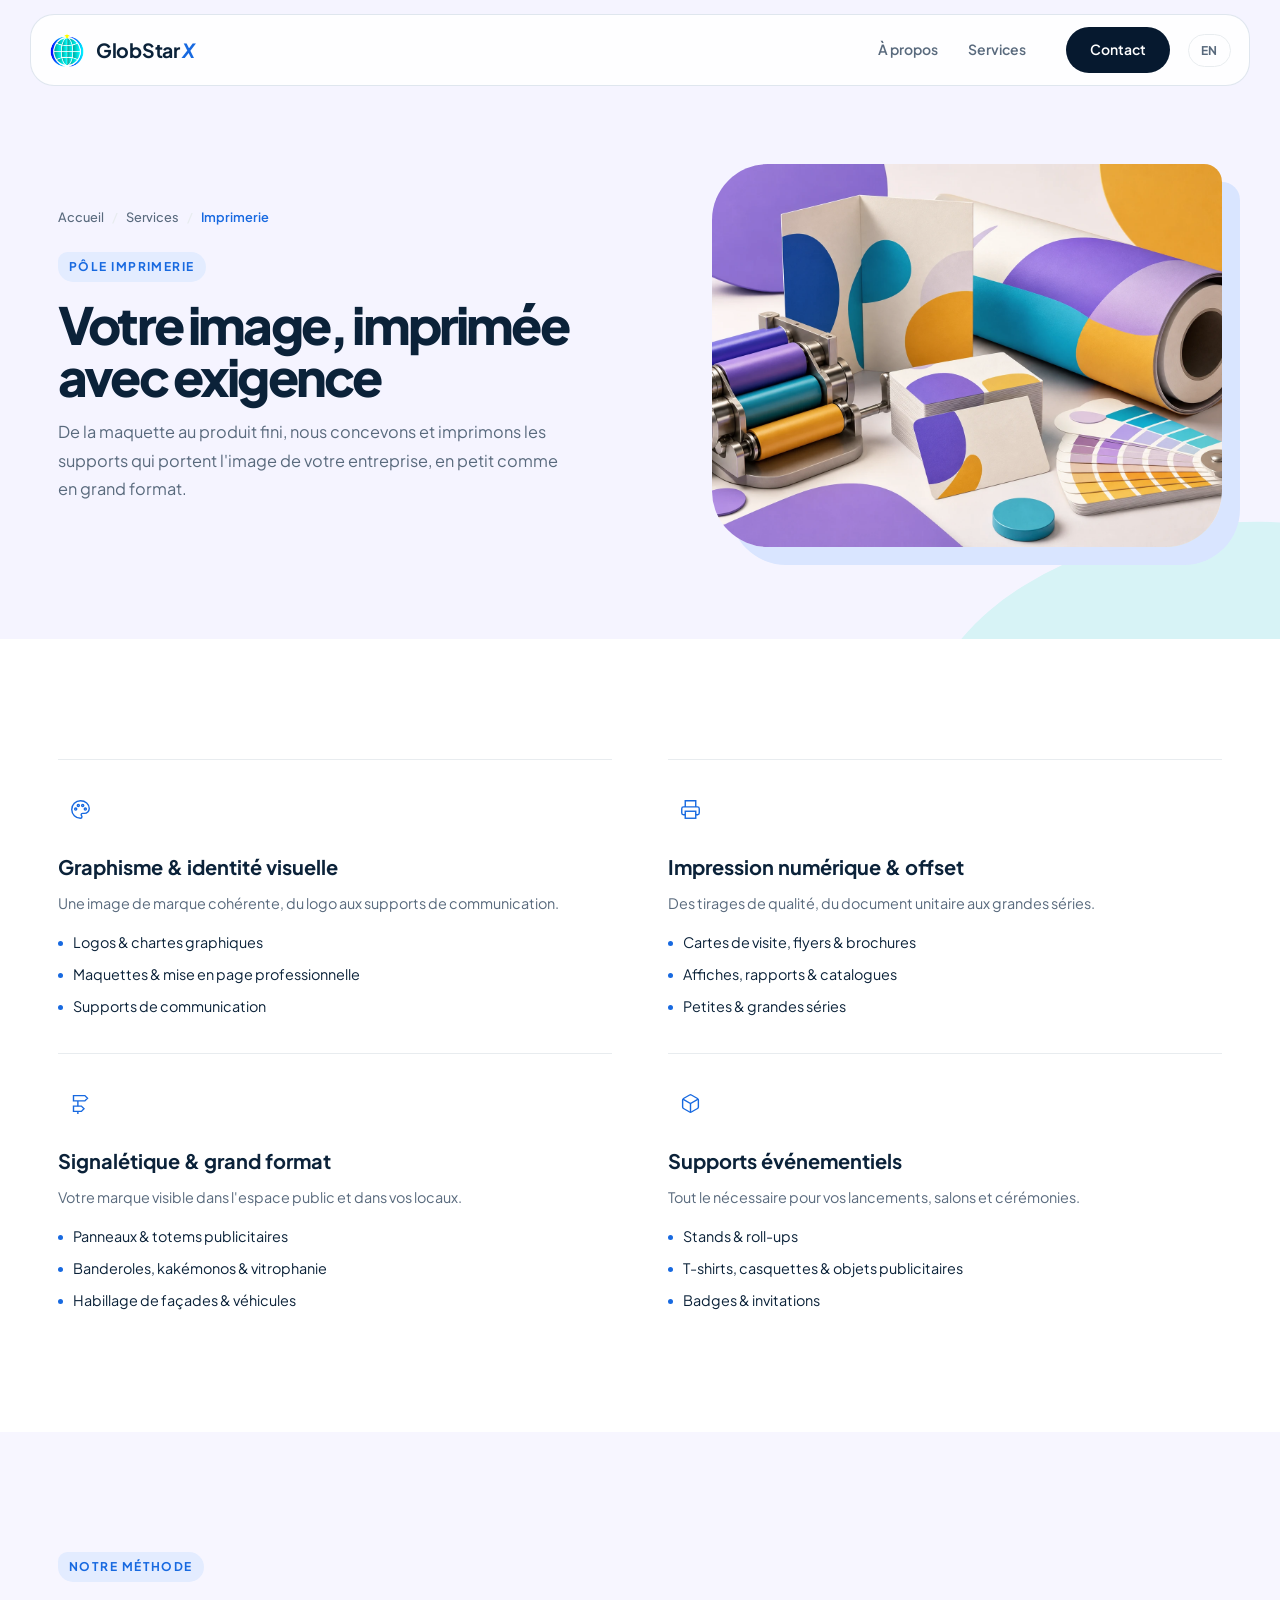
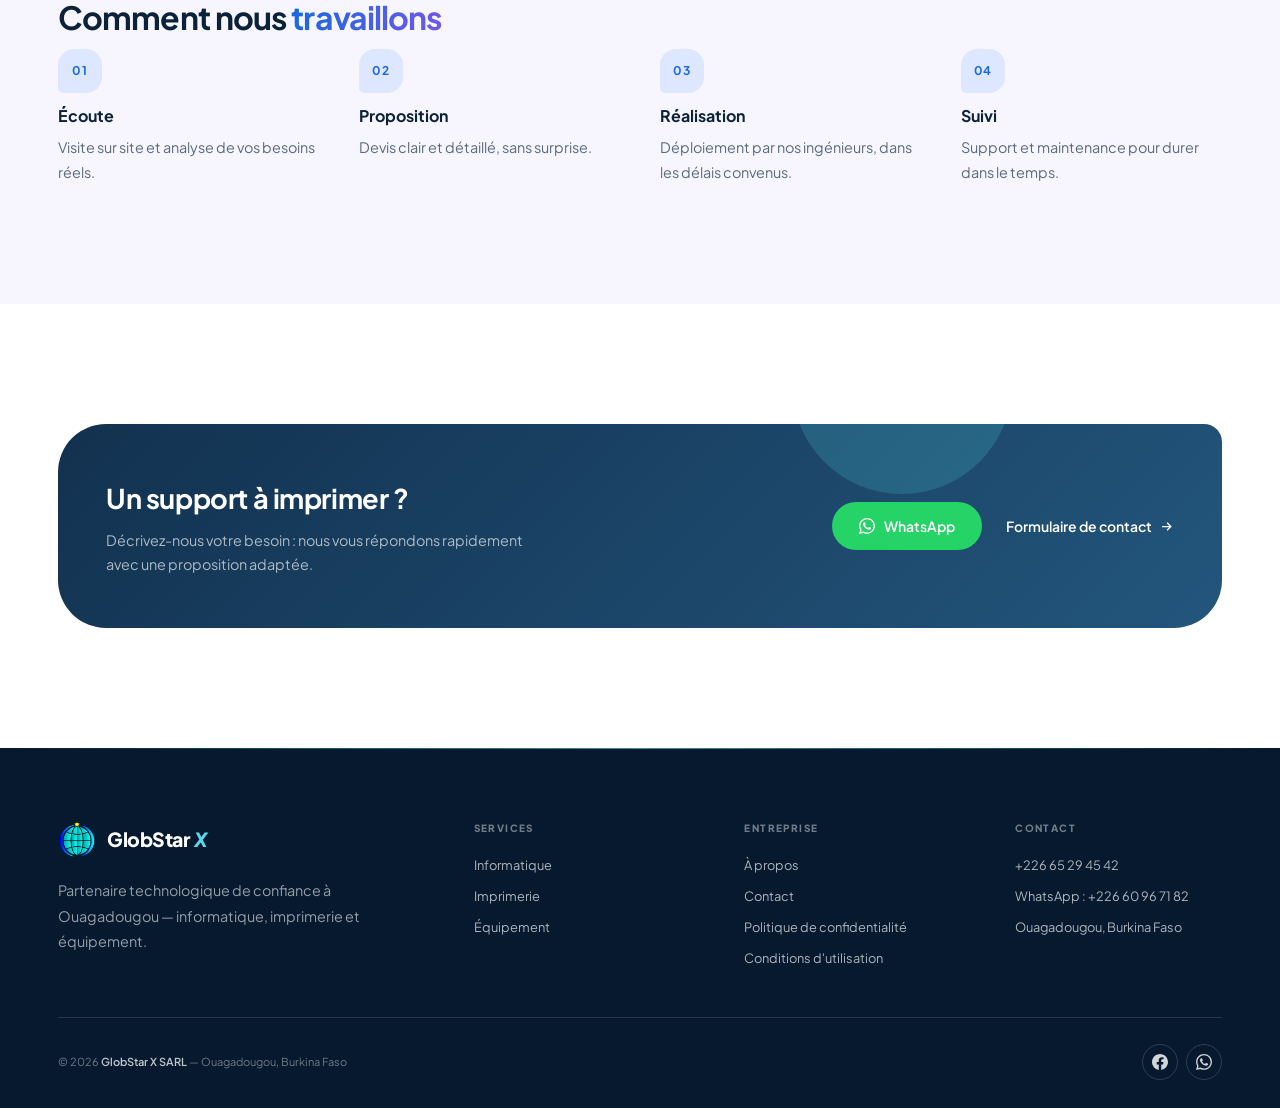
<file: imprimerie.html>
<!DOCTYPE html>
<html lang="fr">
<head>
  <meta charset="UTF-8" />
  <meta name="viewport" content="width=device-width, initial-scale=1.0" />
  <title>Imprimerie — GlobStar X SARL</title>
  <meta name="description" content="Pôle Imprimerie de GlobStar X : graphisme et identité visuelle, impression numérique et offset, signalétique et grand format à Ouagadougou." />
  <meta name="theme-color" content="#FFFFFF" />
  <link rel="icon" type="image/png" sizes="32x32" href="img/favicon-32.png" />
  <link rel="icon" type="image/png" sizes="64x64" href="img/favicon-64.png" />
  <link rel="preconnect" href="https://fonts.googleapis.com" />
  <link rel="preconnect" href="https://fonts.gstatic.com" crossorigin />
  <link href="https://fonts.googleapis.com/css2?family=Plus+Jakarta+Sans:wght@300;400;500;600;700;800&family=Space+Grotesk:wght@500;600;700&family=JetBrains+Mono:wght@400;500;700&display=swap" rel="stylesheet" />
  <link rel="stylesheet" href="css/tokens.css" />
  <link rel="stylesheet" href="css/base.css" />
  <link rel="stylesheet" href="css/nav.css" />
  <link rel="stylesheet" href="css/page.css" />
  <link rel="stylesheet" href="css/footer.css" />
</head>
<body data-en-title="Printing — GlobStar X SARL">

<!-- ════ NAV ════ -->
<nav id="nav" class="scrolled">
  <div class="nav-inner">
    <a href="index.html" class="nav-logo">
      <img src="img/logo-mark.png" alt="" width="38" height="38" />
      <span class="nav-wordmark">GlobStar&nbsp;<em>X</em></span>
    </a>
    <div class="nav-right">
      <div class="nav-links">
        <a href="index.html#about" data-i18n="nav.about">À propos</a>
        <a href="index.html#services" data-i18n="nav.services">Services</a>
        <a href="index.html#contact" class="nav-cta" data-i18n="nav.contact">Contact</a>
      </div>
      <button class="lang-toggle" aria-label="Switch language">EN</button>
      <button class="nav-hbg" id="nav-hbg" aria-label="Menu"><span></span><span></span><span></span></button>
    </div>
  </div>
</nav>
<div class="nav-mob" id="nav-mob">
  <a href="index.html#about" class="ml" data-i18n="nav.about">À propos</a>
  <a href="index.html#services" class="ml" data-i18n="nav.services">Services</a>
  <a href="informatique.html" class="ml ml-sub" data-i18n="srv.1t">Informatique</a>
  <a href="imprimerie.html" class="ml ml-sub" data-i18n="srv.2t">Imprimerie</a>
  <a href="equipement.html" class="ml ml-sub" data-i18n="srv.3t">Équipement</a>
  <a href="index.html#contact" class="ml" data-i18n="nav.contact">Contact</a>
</div>

<!-- ════ EN-TÊTE ════ -->
<header class="page-hero">
  <div class="container page-hero-grid">
    <div class="page-hero-text">
    <nav class="breadcrumb" aria-label="Fil d'Ariane">
      <a href="index.html" data-i18n="bc.home">Accueil</a><span class="sep">/</span>
      <a href="index.html#services" data-i18n="nav.services">Services</a><span class="sep">/</span>
      <span class="cur" data-i18n="srv.2t">Imprimerie</span>
    </nav>
    <div class="eyebrow" data-i18n="p2.eyebrow">Pôle Imprimerie</div>
    <h1 data-i18n="p2.h1">Votre image, imprimée avec exigence</h1>
    <p class="page-intro" data-i18n="p2.intro">
      De la maquette au produit fini, nous concevons et imprimons les supports
      qui portent l'image de votre entreprise, en petit comme en grand format.
    </p>
    </div>
    <figure class="page-hero-photo">
      <img src="img/print-material.webp" alt="Illustration expressive de supports imprimés et de nuanciers" width="1448" height="1086" fetchpriority="high" />
    </figure>
  </div>
</header>

<!-- ════ OFFRES ════ -->
<section class="section">
  <div class="container">
    <div class="offers-grid">

      <article class="offer-card rv" style="transition-delay:.04s">
        <div class="offer-icon"><svg fill="none" stroke="currentColor" stroke-width="1.6" viewBox="0 0 24 24" aria-hidden="true"><path d="M12 2a10 10 0 000 20c.926 0 1.648-.746 1.648-1.688 0-.437-.18-.835-.437-1.125-.29-.289-.438-.652-.438-1.125a1.64 1.64 0 011.668-1.668h1.996A5.567 5.567 0 0022 10.831C22 5.955 17.514 2 12 2z"/><circle cx="6.5" cy="11.5" r="1.2"/><circle cx="9.5" cy="7.5" r="1.2"/><circle cx="14.5" cy="7.5" r="1.2"/><circle cx="17.5" cy="11.5" r="1.2"/></svg></div>
        <h3 data-i18n="p2.o1t">Graphisme &amp; identité visuelle</h3>
        <p data-i18n="p2.o1d">Une image de marque cohérente, du logo aux supports de communication.</p>
        <ul class="offer-list">
          <li data-i18n="p2.o1a">Logos &amp; chartes graphiques</li>
          <li data-i18n="p2.o1b">Maquettes &amp; mise en page professionnelle</li>
          <li data-i18n="p2.o1c">Supports de communication</li>
        </ul>
      </article>

      <article class="offer-card rv" style="transition-delay:.08s">
        <div class="offer-icon"><svg fill="none" stroke="currentColor" stroke-width="1.6" viewBox="0 0 24 24" aria-hidden="true"><polyline points="6 9 6 2 18 2 18 9"/><path d="M6 18H4a2 2 0 01-2-2v-5a2 2 0 012-2h16a2 2 0 012 2v5a2 2 0 01-2 2h-2"/><rect x="6" y="14" width="12" height="8"/></svg></div>
        <h3 data-i18n="p2.o2t">Impression numérique &amp; offset</h3>
        <p data-i18n="p2.o2d">Des tirages de qualité, du document unitaire aux grandes séries.</p>
        <ul class="offer-list">
          <li data-i18n="p2.o2a">Cartes de visite, flyers &amp; brochures</li>
          <li data-i18n="p2.o2b">Affiches, rapports &amp; catalogues</li>
          <li data-i18n="p2.o2c">Petites &amp; grandes séries</li>
        </ul>
      </article>

      <article class="offer-card rv" style="transition-delay:.12s">
        <div class="offer-icon"><svg fill="none" stroke="currentColor" stroke-width="1.6" viewBox="0 0 24 24" aria-hidden="true"><path d="M4 3h13l3 3-3 3H4z"/><path d="M4 15h9l3 3-3 3H4z"/><line x1="9" y1="9" x2="9" y2="15"/><line x1="9" y1="21" x2="9" y2="24"/></svg></div>
        <h3 data-i18n="p2.o3t">Signalétique &amp; grand format</h3>
        <p data-i18n="p2.o3d">Votre marque visible dans l'espace public et dans vos locaux.</p>
        <ul class="offer-list">
          <li data-i18n="p2.o3a">Panneaux &amp; totems publicitaires</li>
          <li data-i18n="p2.o3b">Banderoles, kakémonos &amp; vitrophanie</li>
          <li data-i18n="p2.o3c">Habillage de façades &amp; véhicules</li>
        </ul>
      </article>

      <article class="offer-card rv" style="transition-delay:.16s">
        <div class="offer-icon"><svg fill="none" stroke="currentColor" stroke-width="1.6" viewBox="0 0 24 24" aria-hidden="true"><path d="M21 16V8a2 2 0 00-1-1.73l-7-4a2 2 0 00-2 0l-7 4A2 2 0 003 8v8a2 2 0 001 1.73l7 4a2 2 0 002 0l7-4A2 2 0 0021 16z"/><polyline points="3.27 6.96 12 12.01 20.73 6.96"/><line x1="12" y1="22.08" x2="12" y2="12"/></svg></div>
        <h3 data-i18n="p2.o4t">Supports événementiels</h3>
        <p data-i18n="p2.o4d">Tout le nécessaire pour vos lancements, salons et cérémonies.</p>
        <ul class="offer-list">
          <li data-i18n="p2.o4a">Stands &amp; roll-ups</li>
          <li data-i18n="p2.o4b">T-shirts, casquettes &amp; objets publicitaires</li>
          <li data-i18n="p2.o4c">Badges &amp; invitations</li>
        </ul>
      </article>

    </div>
  </div>
</section>

<!-- ════ MÉTHODE ════ -->
<section class="section steps-section">
  <div class="container">
    <div class="eyebrow" data-i18n="steps.eyebrow">Notre méthode</div>
    <h2 class="display-sm" data-i18n="steps.h2">Comment nous <span class="grad-text">travaillons</span></h2>
    <div class="steps-grid">
      <div class="step rv" style="transition-delay:.04s"><div class="step-num">01</div><h4 data-i18n="steps.1t">Écoute</h4><p data-i18n="steps.1d">Visite sur site et analyse de vos besoins réels.</p></div>
      <div class="step rv" style="transition-delay:.08s"><div class="step-num">02</div><h4 data-i18n="steps.2t">Proposition</h4><p data-i18n="steps.2d">Devis clair et détaillé, sans surprise.</p></div>
      <div class="step rv" style="transition-delay:.12s"><div class="step-num">03</div><h4 data-i18n="steps.3t">Réalisation</h4><p data-i18n="steps.3d">Déploiement par nos ingénieurs, dans les délais convenus.</p></div>
      <div class="step rv" style="transition-delay:.16s"><div class="step-num">04</div><h4 data-i18n="steps.4t">Suivi</h4><p data-i18n="steps.4d">Support et maintenance pour durer dans le temps.</p></div>
    </div>
  </div>
</section>

<!-- ════ CTA ════ -->
<section class="section">
  <div class="container">
    <div class="cta-band rv">
      <div>
        <h2 data-i18n="p2.cta">Un support à imprimer ?</h2>
        <p data-i18n="cta.p">Décrivez-nous votre besoin : nous vous répondons rapidement avec une proposition adaptée.</p>
      </div>
      <div class="cta-band-actions">
        <a href="https://wa.me/22660967182" target="_blank" rel="noopener" class="btn btn-wa">
          <svg fill="currentColor" viewBox="0 0 24 24" aria-hidden="true"><path d="M17.472 14.382c-.297-.149-1.758-.867-2.03-.967-.273-.099-.471-.148-.67.15-.197.297-.767.966-.94 1.164-.173.199-.347.223-.644.075-.297-.15-1.255-.463-2.39-1.475-.883-.788-1.48-1.761-1.653-2.059-.173-.297-.018-.458.13-.606.134-.133.297-.347.446-.52.149-.174.198-.298.298-.497.099-.198.05-.371-.025-.52-.075-.149-.669-1.612-.916-2.207-.242-.579-.487-.5-.669-.51-.173-.008-.371-.01-.57-.01-.198 0-.52.074-.792.372-.272.297-1.04 1.016-1.04 2.479 0 1.462 1.065 2.875 1.213 3.074.149.198 2.096 3.2 5.077 4.487.709.306 1.262.489 1.694.625.712.227 1.36.195 1.871.118.571-.085 1.758-.719 2.006-1.413.248-.694.248-1.289.173-1.413-.074-.124-.272-.198-.57-.347m-5.421 7.403h-.004a9.87 9.87 0 01-5.031-1.378l-.361-.214-3.741.982.998-3.648-.235-.374a9.86 9.86 0 01-1.51-5.26c.001-5.45 4.436-9.884 9.888-9.884 2.64 0 5.122 1.03 6.988 2.898a9.825 9.825 0 012.893 6.994c-.003 5.45-4.437 9.884-9.885 9.884m8.413-18.297A11.815 11.815 0 0012.05 0C5.495 0 .16 5.335.157 11.892c0 2.096.547 4.142 1.588 5.945L.057 24l6.305-1.654a11.882 11.882 0 005.683 1.448h.005c6.554 0 11.89-5.335 11.893-11.893a11.821 11.821 0 00-3.48-8.413z"/></svg>
          WhatsApp
        </a>
        <a href="index.html#contact" class="link-arrow"><span data-i18n="cta.form">Formulaire de contact</span> <svg fill="none" stroke="currentColor" stroke-width="2" viewBox="0 0 24 24" aria-hidden="true"><path d="M5 12h14M13 6l6 6-6 6"/></svg></a>
      </div>
    </div>
  </div>
</section>

<!-- ════ FOOTER ════ -->
<footer id="footer">
  <div class="container">
    <div class="footer-top">
      <div class="footer-brand">
        <a href="index.html" class="footer-logo" aria-label="GlobStar X — Accueil">
          <img src="img/logo-mark.png" alt="" width="38" height="38" />
          <span>GlobStar <em>X</em></span>
        </a>
        <p data-i18n="f.brand">Partenaire technologique de confiance à Ouagadougou — informatique, imprimerie et équipement.</p>
      </div>
      <div class="footer-col">
        <h4 data-i18n="f.services">Services</h4>
        <ul>
          <li><a href="informatique.html" data-i18n="srv.1t">Informatique</a></li>
          <li><a href="imprimerie.html" data-i18n="srv.2t">Imprimerie</a></li>
          <li><a href="equipement.html" data-i18n="srv.3t">Équipement</a></li>
        </ul>
      </div>
      <div class="footer-col">
        <h4 data-i18n="f.company">Entreprise</h4>
        <ul>
          <li><a href="index.html#about" data-i18n="nav.about">À propos</a></li>
          <li><a href="index.html#contact" data-i18n="nav.contact">Contact</a></li>
          <li><a href="politique-confidentialite.html" data-i18n="f.privacy">Politique de confidentialité</a></li>
          <li><a href="conditions.html" data-i18n="f.terms">Conditions d'utilisation</a></li>
        </ul>
      </div>
      <div class="footer-col">
        <h4 data-i18n="f.contact">Contact</h4>
        <ul class="footer-contact">
          <li><a href="tel:+22665294542">+226 65 29 45 42</a></li>
          <li><a href="https://wa.me/22660967182" target="_blank" rel="noopener">WhatsApp : +226 60 96 71 82</a></li>
          <li>Ouagadougou, Burkina Faso</li>
        </ul>
      </div>
    </div>
    <div class="footer-bottom">
      <p class="footer-copy">© 2026 <strong>GlobStar X SARL</strong> — Ouagadougou, Burkina Faso</p>
      <div class="footer-socials">
        <a href="https://www.facebook.com/share/197fRiGLvC/" target="_blank" rel="noopener" class="fsoc fsoc-fb" aria-label="Facebook"><svg fill="currentColor" viewBox="0 0 24 24" aria-hidden="true"><path d="M24 12.073C24 5.406 18.627 0 12 0S0 5.406 0 12.073C0 18.1 4.388 23.094 10.125 24v-8.437H7.078v-3.49h3.047v-2.66c0-3.026 1.792-4.697 4.533-4.697 1.312 0 2.686.236 2.686.236v2.971H15.83c-1.491 0-1.956.931-1.956 1.886v2.264h3.328l-.532 3.49h-2.796V24C19.612 23.094 24 18.1 24 12.073z"/></svg></a>
        <a href="https://wa.me/22660967182" target="_blank" rel="noopener" class="fsoc fsoc-wa" aria-label="WhatsApp"><svg fill="currentColor" viewBox="0 0 24 24" aria-hidden="true"><path d="M17.472 14.382c-.297-.149-1.758-.867-2.03-.967-.273-.099-.471-.148-.67.15-.197.297-.767.966-.94 1.164-.173.199-.347.223-.644.075-.297-.15-1.255-.463-2.39-1.475-.883-.788-1.48-1.761-1.653-2.059-.173-.297-.018-.458.13-.606.134-.133.297-.347.446-.52.149-.174.198-.298.298-.497.099-.198.05-.371-.025-.52-.075-.149-.669-1.612-.916-2.207-.242-.579-.487-.5-.669-.51-.173-.008-.371-.01-.57-.01-.198 0-.52.074-.792.372-.272.297-1.04 1.016-1.04 2.479 0 1.462 1.065 2.875 1.213 3.074.149.198 2.096 3.2 5.077 4.487.709.306 1.262.489 1.694.625.712.227 1.36.195 1.871.118.571-.085 1.758-.719 2.006-1.413.248-.694.248-1.289.173-1.413-.074-.124-.272-.198-.57-.347m-5.421 7.403h-.004a9.87 9.87 0 01-5.031-1.378l-.361-.214-3.741.982.998-3.648-.235-.374a9.86 9.86 0 01-1.51-5.26c.001-5.45 4.436-9.884 9.888-9.884 2.64 0 5.122 1.03 6.988 2.898a9.825 9.825 0 012.893 6.994c-.003 5.45-4.437 9.884-9.885 9.884m8.413-18.297A11.815 11.815 0 0012.05 0C5.495 0 .16 5.335.157 11.892c0 2.096.547 4.142 1.588 5.945L.057 24l6.305-1.654a11.882 11.882 0 005.683 1.448h.005c6.554 0 11.89-5.335 11.893-11.893a11.821 11.821 0 00-3.48-8.413z"/></svg></a>
      </div>
    </div>
  </div>
</footer>

<script src="js/nav.js"    defer></script>
<script src="js/reveal.js" defer></script>
<script src="js/i18n.js"   defer></script>
</body>
</html>
</file>
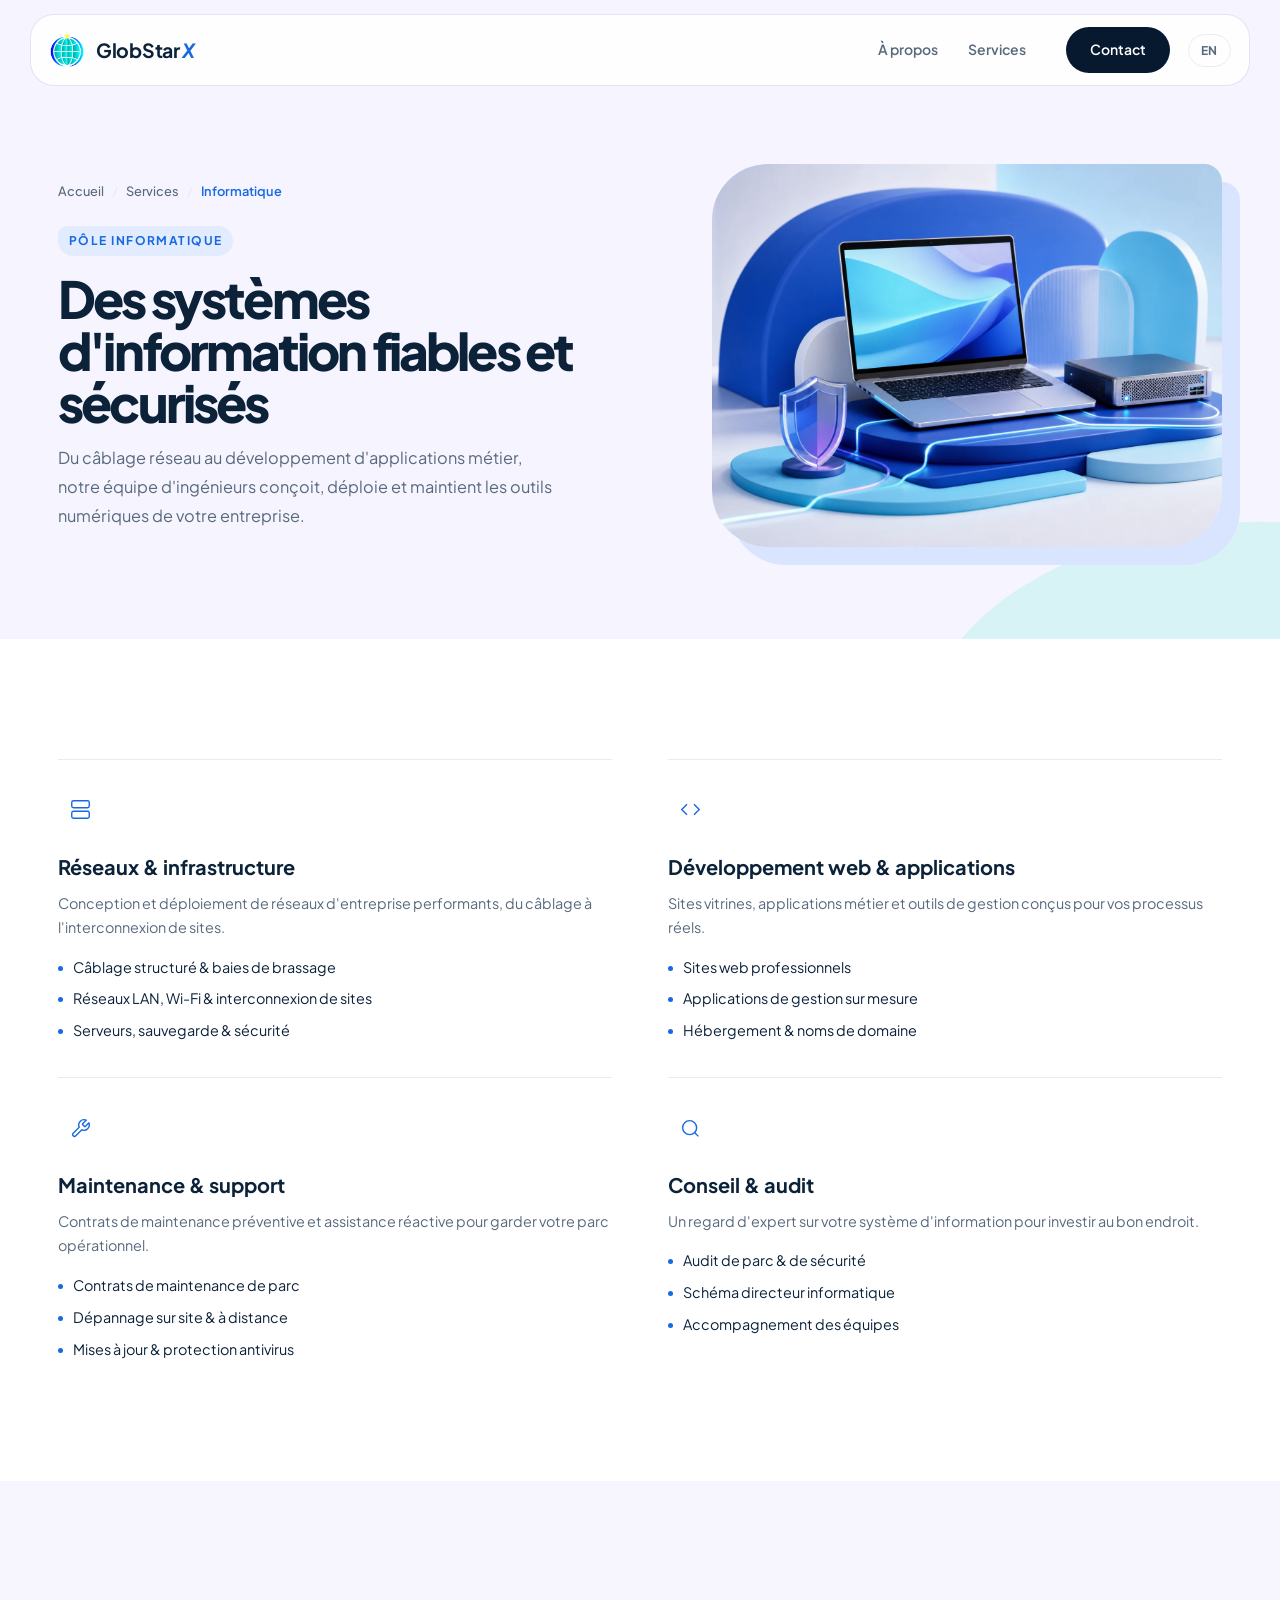
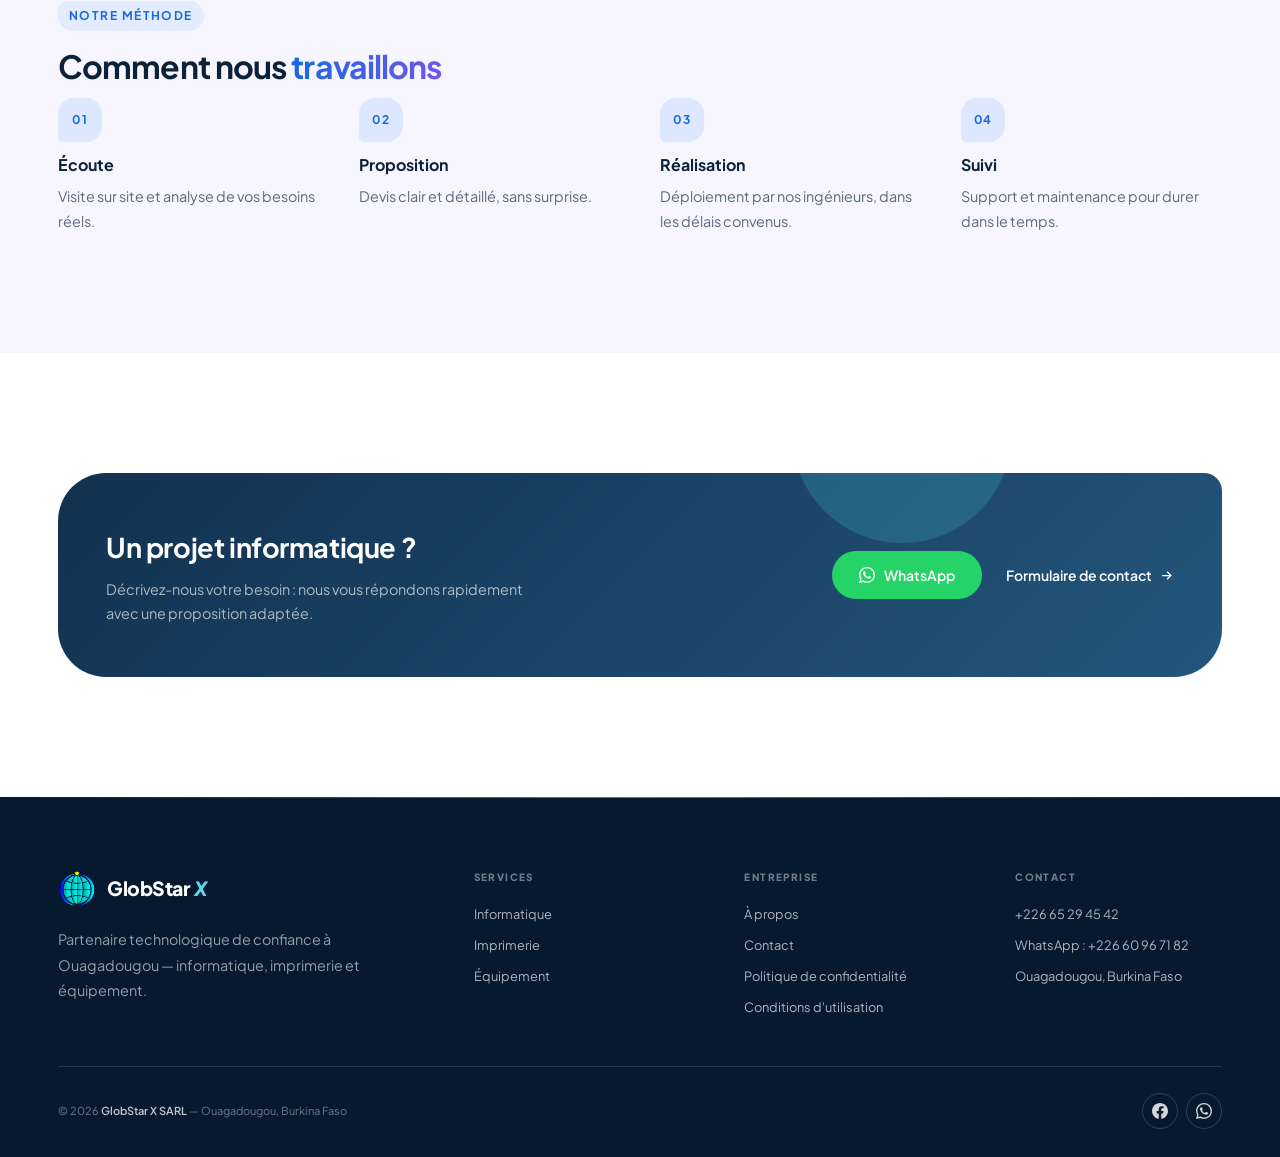
<file: informatique.html>
<!DOCTYPE html>
<html lang="fr">
<head>
  <meta charset="UTF-8" />
  <meta name="viewport" content="width=device-width, initial-scale=1.0" />
  <title>Informatique — GlobStar X SARL</title>
  <meta name="description" content="Pôle Informatique de GlobStar X : réseaux et infrastructure, développement web et applications, maintenance et support, conseil et audit à Ouagadougou." />
  <meta name="theme-color" content="#FFFFFF" />
  <link rel="icon" type="image/png" sizes="32x32" href="img/favicon-32.png" />
  <link rel="icon" type="image/png" sizes="64x64" href="img/favicon-64.png" />
  <link rel="preconnect" href="https://fonts.googleapis.com" />
  <link rel="preconnect" href="https://fonts.gstatic.com" crossorigin />
  <link href="https://fonts.googleapis.com/css2?family=Plus+Jakarta+Sans:wght@300;400;500;600;700;800&family=Space+Grotesk:wght@500;600;700&family=JetBrains+Mono:wght@400;500;700&display=swap" rel="stylesheet" />
  <link rel="stylesheet" href="css/tokens.css" />
  <link rel="stylesheet" href="css/base.css" />
  <link rel="stylesheet" href="css/nav.css" />
  <link rel="stylesheet" href="css/page.css" />
  <link rel="stylesheet" href="css/footer.css" />
</head>
<body data-en-title="IT Solutions — GlobStar X SARL">

<!-- ════ NAV ════ -->
<nav id="nav" class="scrolled">
  <div class="nav-inner">
    <a href="index.html" class="nav-logo">
      <img src="img/logo-mark.png" alt="" width="38" height="38" />
      <span class="nav-wordmark">GlobStar&nbsp;<em>X</em></span>
    </a>
    <div class="nav-right">
      <div class="nav-links">
        <a href="index.html#about" data-i18n="nav.about">À propos</a>
        <a href="index.html#services" data-i18n="nav.services">Services</a>
        <a href="index.html#contact" class="nav-cta" data-i18n="nav.contact">Contact</a>
      </div>
      <button class="lang-toggle" aria-label="Switch language">EN</button>
      <button class="nav-hbg" id="nav-hbg" aria-label="Menu"><span></span><span></span><span></span></button>
    </div>
  </div>
</nav>
<div class="nav-mob" id="nav-mob">
  <a href="index.html#about" class="ml" data-i18n="nav.about">À propos</a>
  <a href="index.html#services" class="ml" data-i18n="nav.services">Services</a>
  <a href="informatique.html" class="ml ml-sub" data-i18n="srv.1t">Informatique</a>
  <a href="imprimerie.html" class="ml ml-sub" data-i18n="srv.2t">Imprimerie</a>
  <a href="equipement.html" class="ml ml-sub" data-i18n="srv.3t">Équipement</a>
  <a href="index.html#contact" class="ml" data-i18n="nav.contact">Contact</a>
</div>

<!-- ════ EN-TÊTE ════ -->
<header class="page-hero">
  <div class="container page-hero-grid">
    <div class="page-hero-text">
    <nav class="breadcrumb" aria-label="Fil d'Ariane">
      <a href="index.html" data-i18n="bc.home">Accueil</a><span class="sep">/</span>
      <a href="index.html#services" data-i18n="nav.services">Services</a><span class="sep">/</span>
      <span class="cur" data-i18n="srv.1t">Informatique</span>
    </nav>
    <div class="eyebrow" data-i18n="p1.eyebrow">Pôle Informatique</div>
    <h1 data-i18n="p1.h1">Des systèmes d'information fiables et sécurisés</h1>
    <p class="page-intro" data-i18n="p1.intro">
      Du câblage réseau au développement d'applications métier, notre équipe d'ingénieurs
      conçoit, déploie et maintient les outils numériques de votre entreprise.
    </p>
    </div>
    <figure class="page-hero-photo">
      <img src="img/it-material.webp" alt="Illustration expressive de solutions informatiques sécurisées" width="1448" height="1086" fetchpriority="high" />
    </figure>
  </div>
</header>

<!-- ════ OFFRES ════ -->
<section class="section">
  <div class="container">
    <div class="offers-grid">

      <article class="offer-card rv" style="transition-delay:.04s">
        <div class="offer-icon"><svg fill="none" stroke="currentColor" stroke-width="1.6" viewBox="0 0 24 24" aria-hidden="true"><rect x="2" y="2" width="20" height="8" rx="2"/><rect x="2" y="14" width="20" height="8" rx="2"/><line x1="6" y1="6" x2="6.01" y2="6"/><line x1="6" y1="18" x2="6.01" y2="18"/></svg></div>
        <h3 data-i18n="p1.o1t">Réseaux &amp; infrastructure</h3>
        <p data-i18n="p1.o1d">Conception et déploiement de réseaux d'entreprise performants, du câblage à l'interconnexion de sites.</p>
        <ul class="offer-list">
          <li data-i18n="p1.o1a">Câblage structuré &amp; baies de brassage</li>
          <li data-i18n="p1.o1b">Réseaux LAN, Wi-Fi &amp; interconnexion de sites</li>
          <li data-i18n="p1.o1c">Serveurs, sauvegarde &amp; sécurité</li>
        </ul>
      </article>

      <article class="offer-card rv" style="transition-delay:.08s">
        <div class="offer-icon"><svg fill="none" stroke="currentColor" stroke-width="1.6" viewBox="0 0 24 24" aria-hidden="true"><polyline points="16 18 22 12 16 6"/><polyline points="8 6 2 12 8 18"/></svg></div>
        <h3 data-i18n="p1.o2t">Développement web &amp; applications</h3>
        <p data-i18n="p1.o2d">Sites vitrines, applications métier et outils de gestion conçus pour vos processus réels.</p>
        <ul class="offer-list">
          <li data-i18n="p1.o2a">Sites web professionnels</li>
          <li data-i18n="p1.o2b">Applications de gestion sur mesure</li>
          <li data-i18n="p1.o2c">Hébergement &amp; noms de domaine</li>
        </ul>
      </article>

      <article class="offer-card rv" style="transition-delay:.12s">
        <div class="offer-icon"><svg fill="none" stroke="currentColor" stroke-width="1.6" viewBox="0 0 24 24" aria-hidden="true"><path d="M14.7 6.3a1 1 0 000 1.4l1.6 1.6a1 1 0 001.4 0l3.77-3.77a6 6 0 01-7.94 7.94l-6.91 6.91a2.12 2.12 0 01-3-3l6.91-6.91a6 6 0 017.94-7.94l-3.76 3.76z"/></svg></div>
        <h3 data-i18n="p1.o3t">Maintenance &amp; support</h3>
        <p data-i18n="p1.o3d">Contrats de maintenance préventive et assistance réactive pour garder votre parc opérationnel.</p>
        <ul class="offer-list">
          <li data-i18n="p1.o3a">Contrats de maintenance de parc</li>
          <li data-i18n="p1.o3b">Dépannage sur site &amp; à distance</li>
          <li data-i18n="p1.o3c">Mises à jour &amp; protection antivirus</li>
        </ul>
      </article>

      <article class="offer-card rv" style="transition-delay:.16s">
        <div class="offer-icon"><svg fill="none" stroke="currentColor" stroke-width="1.6" viewBox="0 0 24 24" aria-hidden="true"><circle cx="11" cy="11" r="8"/><line x1="21" y1="21" x2="16.65" y2="16.65"/></svg></div>
        <h3 data-i18n="p1.o4t">Conseil &amp; audit</h3>
        <p data-i18n="p1.o4d">Un regard d'expert sur votre système d'information pour investir au bon endroit.</p>
        <ul class="offer-list">
          <li data-i18n="p1.o4a">Audit de parc &amp; de sécurité</li>
          <li data-i18n="p1.o4b">Schéma directeur informatique</li>
          <li data-i18n="p1.o4c">Accompagnement des équipes</li>
        </ul>
      </article>

    </div>
  </div>
</section>

<!-- ════ MÉTHODE ════ -->
<section class="section steps-section">
  <div class="container">
    <div class="eyebrow" data-i18n="steps.eyebrow">Notre méthode</div>
    <h2 class="display-sm" data-i18n="steps.h2">Comment nous <span class="grad-text">travaillons</span></h2>
    <div class="steps-grid">
      <div class="step rv" style="transition-delay:.04s"><div class="step-num">01</div><h4 data-i18n="steps.1t">Écoute</h4><p data-i18n="steps.1d">Visite sur site et analyse de vos besoins réels.</p></div>
      <div class="step rv" style="transition-delay:.08s"><div class="step-num">02</div><h4 data-i18n="steps.2t">Proposition</h4><p data-i18n="steps.2d">Devis clair et détaillé, sans surprise.</p></div>
      <div class="step rv" style="transition-delay:.12s"><div class="step-num">03</div><h4 data-i18n="steps.3t">Réalisation</h4><p data-i18n="steps.3d">Déploiement par nos ingénieurs, dans les délais convenus.</p></div>
      <div class="step rv" style="transition-delay:.16s"><div class="step-num">04</div><h4 data-i18n="steps.4t">Suivi</h4><p data-i18n="steps.4d">Support et maintenance pour durer dans le temps.</p></div>
    </div>
  </div>
</section>

<!-- ════ CTA ════ -->
<section class="section">
  <div class="container">
    <div class="cta-band rv">
      <div>
        <h2 data-i18n="p1.cta">Un projet informatique ?</h2>
        <p data-i18n="cta.p">Décrivez-nous votre besoin : nous vous répondons rapidement avec une proposition adaptée.</p>
      </div>
      <div class="cta-band-actions">
        <a href="https://wa.me/22660967182" target="_blank" rel="noopener" class="btn btn-wa">
          <svg fill="currentColor" viewBox="0 0 24 24" aria-hidden="true"><path d="M17.472 14.382c-.297-.149-1.758-.867-2.03-.967-.273-.099-.471-.148-.67.15-.197.297-.767.966-.94 1.164-.173.199-.347.223-.644.075-.297-.15-1.255-.463-2.39-1.475-.883-.788-1.48-1.761-1.653-2.059-.173-.297-.018-.458.13-.606.134-.133.297-.347.446-.52.149-.174.198-.298.298-.497.099-.198.05-.371-.025-.52-.075-.149-.669-1.612-.916-2.207-.242-.579-.487-.5-.669-.51-.173-.008-.371-.01-.57-.01-.198 0-.52.074-.792.372-.272.297-1.04 1.016-1.04 2.479 0 1.462 1.065 2.875 1.213 3.074.149.198 2.096 3.2 5.077 4.487.709.306 1.262.489 1.694.625.712.227 1.36.195 1.871.118.571-.085 1.758-.719 2.006-1.413.248-.694.248-1.289.173-1.413-.074-.124-.272-.198-.57-.347m-5.421 7.403h-.004a9.87 9.87 0 01-5.031-1.378l-.361-.214-3.741.982.998-3.648-.235-.374a9.86 9.86 0 01-1.51-5.26c.001-5.45 4.436-9.884 9.888-9.884 2.64 0 5.122 1.03 6.988 2.898a9.825 9.825 0 012.893 6.994c-.003 5.45-4.437 9.884-9.885 9.884m8.413-18.297A11.815 11.815 0 0012.05 0C5.495 0 .16 5.335.157 11.892c0 2.096.547 4.142 1.588 5.945L.057 24l6.305-1.654a11.882 11.882 0 005.683 1.448h.005c6.554 0 11.89-5.335 11.893-11.893a11.821 11.821 0 00-3.48-8.413z"/></svg>
          WhatsApp
        </a>
        <a href="index.html#contact" class="link-arrow"><span data-i18n="cta.form">Formulaire de contact</span> <svg fill="none" stroke="currentColor" stroke-width="2" viewBox="0 0 24 24" aria-hidden="true"><path d="M5 12h14M13 6l6 6-6 6"/></svg></a>
      </div>
    </div>
  </div>
</section>

<!-- ════ FOOTER ════ -->
<footer id="footer">
  <div class="container">
    <div class="footer-top">
      <div class="footer-brand">
        <a href="index.html" class="footer-logo" aria-label="GlobStar X — Accueil">
          <img src="img/logo-mark.png" alt="" width="38" height="38" />
          <span>GlobStar <em>X</em></span>
        </a>
        <p data-i18n="f.brand">Partenaire technologique de confiance à Ouagadougou — informatique, imprimerie et équipement.</p>
      </div>
      <div class="footer-col">
        <h4 data-i18n="f.services">Services</h4>
        <ul>
          <li><a href="informatique.html" data-i18n="srv.1t">Informatique</a></li>
          <li><a href="imprimerie.html" data-i18n="srv.2t">Imprimerie</a></li>
          <li><a href="equipement.html" data-i18n="srv.3t">Équipement</a></li>
        </ul>
      </div>
      <div class="footer-col">
        <h4 data-i18n="f.company">Entreprise</h4>
        <ul>
          <li><a href="index.html#about" data-i18n="nav.about">À propos</a></li>
          <li><a href="index.html#contact" data-i18n="nav.contact">Contact</a></li>
          <li><a href="politique-confidentialite.html" data-i18n="f.privacy">Politique de confidentialité</a></li>
          <li><a href="conditions.html" data-i18n="f.terms">Conditions d'utilisation</a></li>
        </ul>
      </div>
      <div class="footer-col">
        <h4 data-i18n="f.contact">Contact</h4>
        <ul class="footer-contact">
          <li><a href="tel:+22665294542">+226 65 29 45 42</a></li>
          <li><a href="https://wa.me/22660967182" target="_blank" rel="noopener">WhatsApp : +226 60 96 71 82</a></li>
          <li>Ouagadougou, Burkina Faso</li>
        </ul>
      </div>
    </div>
    <div class="footer-bottom">
      <p class="footer-copy">© 2026 <strong>GlobStar X SARL</strong> — Ouagadougou, Burkina Faso</p>
      <div class="footer-socials">
        <a href="https://www.facebook.com/share/197fRiGLvC/" target="_blank" rel="noopener" class="fsoc fsoc-fb" aria-label="Facebook"><svg fill="currentColor" viewBox="0 0 24 24" aria-hidden="true"><path d="M24 12.073C24 5.406 18.627 0 12 0S0 5.406 0 12.073C0 18.1 4.388 23.094 10.125 24v-8.437H7.078v-3.49h3.047v-2.66c0-3.026 1.792-4.697 4.533-4.697 1.312 0 2.686.236 2.686.236v2.971H15.83c-1.491 0-1.956.931-1.956 1.886v2.264h3.328l-.532 3.49h-2.796V24C19.612 23.094 24 18.1 24 12.073z"/></svg></a>
        <a href="https://wa.me/22660967182" target="_blank" rel="noopener" class="fsoc fsoc-wa" aria-label="WhatsApp"><svg fill="currentColor" viewBox="0 0 24 24" aria-hidden="true"><path d="M17.472 14.382c-.297-.149-1.758-.867-2.03-.967-.273-.099-.471-.148-.67.15-.197.297-.767.966-.94 1.164-.173.199-.347.223-.644.075-.297-.15-1.255-.463-2.39-1.475-.883-.788-1.48-1.761-1.653-2.059-.173-.297-.018-.458.13-.606.134-.133.297-.347.446-.52.149-.174.198-.298.298-.497.099-.198.05-.371-.025-.52-.075-.149-.669-1.612-.916-2.207-.242-.579-.487-.5-.669-.51-.173-.008-.371-.01-.57-.01-.198 0-.52.074-.792.372-.272.297-1.04 1.016-1.04 2.479 0 1.462 1.065 2.875 1.213 3.074.149.198 2.096 3.2 5.077 4.487.709.306 1.262.489 1.694.625.712.227 1.36.195 1.871.118.571-.085 1.758-.719 2.006-1.413.248-.694.248-1.289.173-1.413-.074-.124-.272-.198-.57-.347m-5.421 7.403h-.004a9.87 9.87 0 01-5.031-1.378l-.361-.214-3.741.982.998-3.648-.235-.374a9.86 9.86 0 01-1.51-5.26c.001-5.45 4.436-9.884 9.888-9.884 2.64 0 5.122 1.03 6.988 2.898a9.825 9.825 0 012.893 6.994c-.003 5.45-4.437 9.884-9.885 9.884m8.413-18.297A11.815 11.815 0 0012.05 0C5.495 0 .16 5.335.157 11.892c0 2.096.547 4.142 1.588 5.945L.057 24l6.305-1.654a11.882 11.882 0 005.683 1.448h.005c6.554 0 11.89-5.335 11.893-11.893a11.821 11.821 0 00-3.48-8.413z"/></svg></a>
      </div>
    </div>
  </div>
</footer>

<script src="js/nav.js"    defer></script>
<script src="js/reveal.js" defer></script>
<script src="js/i18n.js"   defer></script>
</body>
</html>
</file>
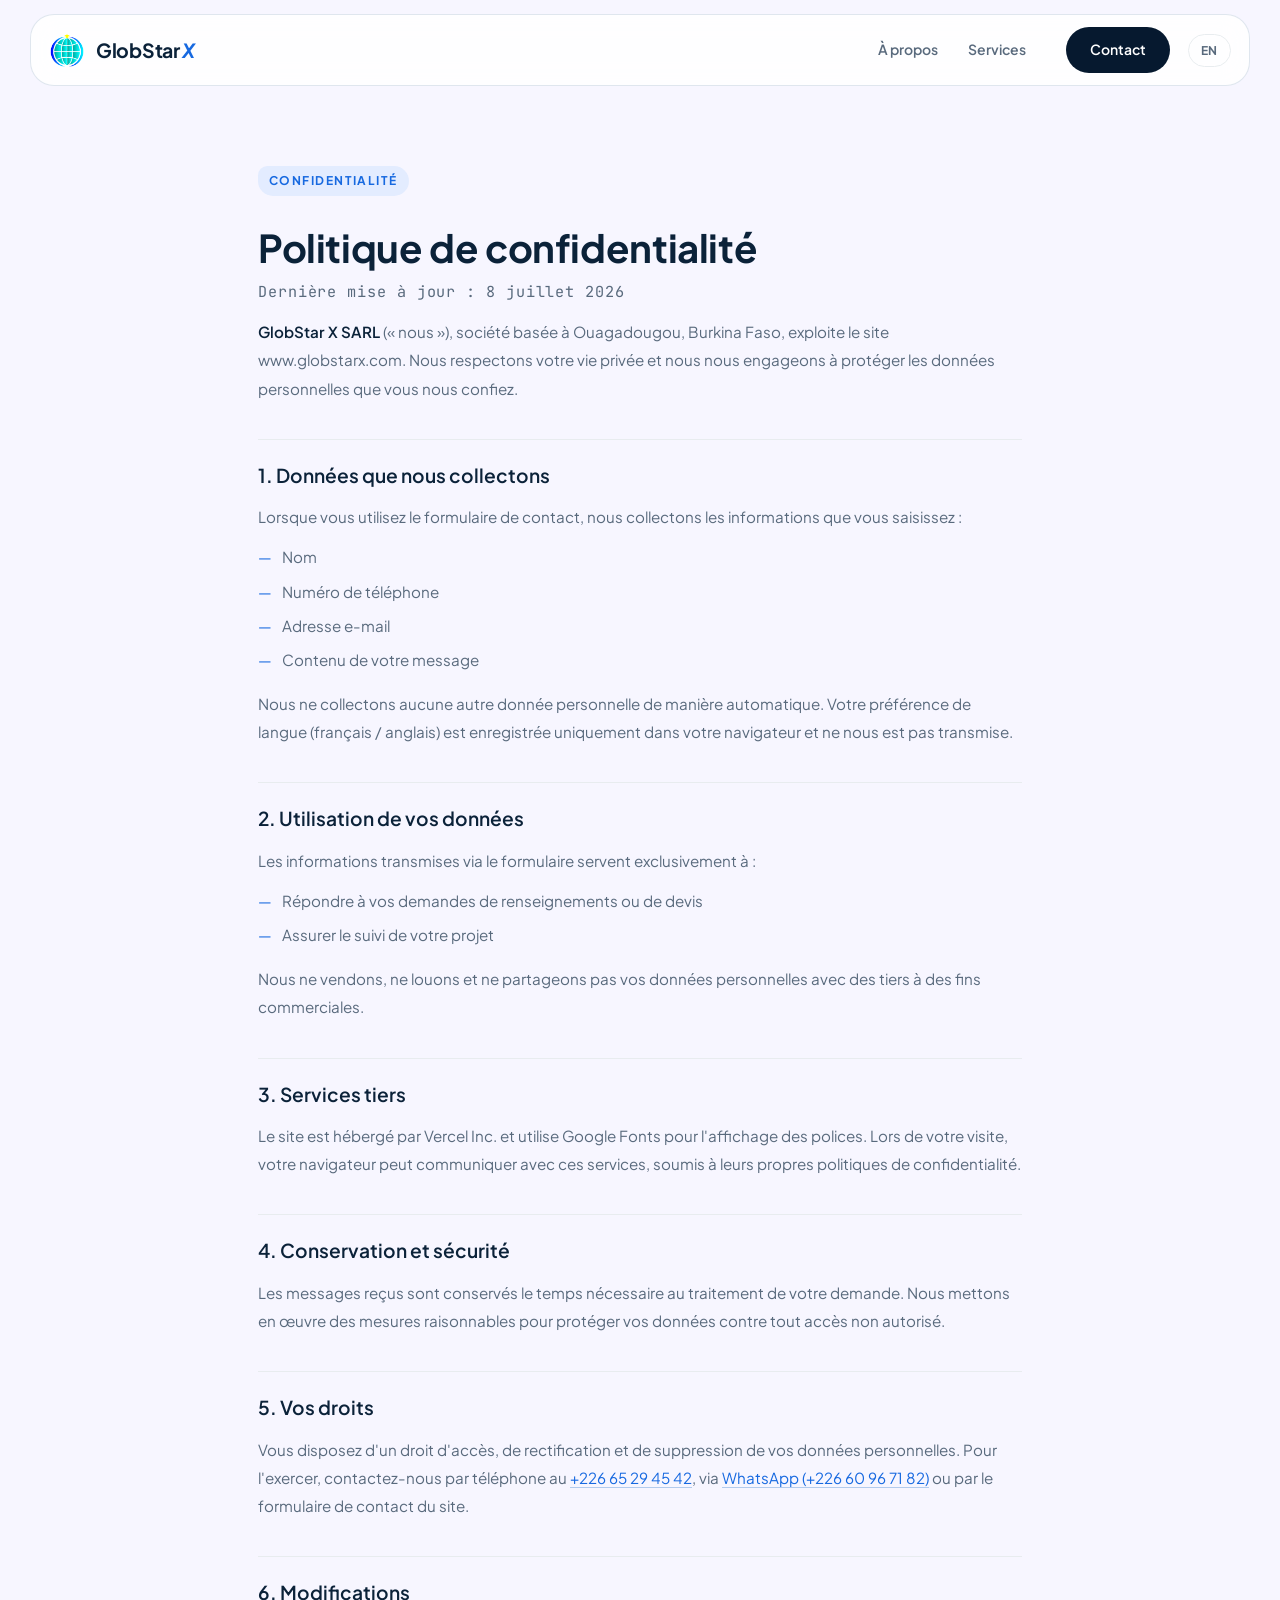
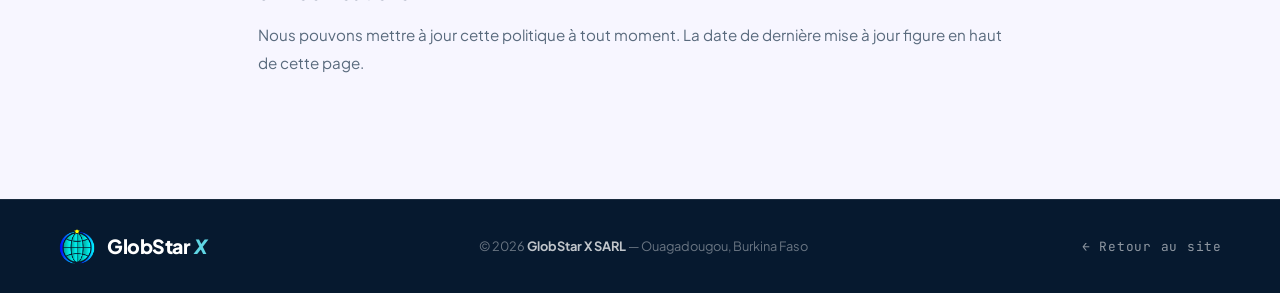
<file: politique-confidentialite.html>
<!DOCTYPE html>
<html lang="fr">
<head>
  <meta charset="UTF-8" />
  <meta name="viewport" content="width=device-width, initial-scale=1.0" />
  <title>Politique de confidentialité — GlobStar X SARL</title>
  <meta name="description" content="Politique de confidentialité de GlobStar X SARL — Privacy policy." />
  <meta name="theme-color" content="#FFFFFF" />
  <link rel="icon" type="image/png" sizes="32x32" href="img/favicon-32.png" />
  <link rel="icon" type="image/png" sizes="64x64" href="img/favicon-64.png" />
  <link rel="preconnect" href="https://fonts.googleapis.com" />
  <link rel="preconnect" href="https://fonts.gstatic.com" crossorigin />
  <link href="https://fonts.googleapis.com/css2?family=Plus+Jakarta+Sans:wght@300;400;500;600;700;800&family=Space+Grotesk:wght@500;600;700&family=JetBrains+Mono:wght@400;500;700&display=swap" rel="stylesheet" />
  <link rel="stylesheet" href="css/tokens.css" />
  <link rel="stylesheet" href="css/base.css" />
  <link rel="stylesheet" href="css/nav.css" />
  <link rel="stylesheet" href="css/legal.css" />
  <link rel="stylesheet" href="css/footer.css" />
</head>
<body>

<nav id="nav" class="scrolled">
  <div class="nav-inner">
    <a href="index.html" class="nav-logo">
      <img src="img/logo-mark.png" alt="" width="38" height="38" />
      <span class="nav-wordmark">GlobStar&nbsp;<em>X</em></span>
    </a>
    <div class="nav-right">
      <div class="nav-links">
        <a href="index.html#about" data-i18n="nav.about">À propos</a>
        <a href="index.html#services" data-i18n="nav.services">Services</a>
        <a href="index.html#contact" class="nav-cta" data-i18n="nav.contact">Contact</a>
      </div>
      <button class="lang-toggle" aria-label="Switch language">EN</button>
      <button class="nav-hbg" id="nav-hbg" aria-label="Menu"><span></span><span></span><span></span></button>
    </div>
  </div>
</nav>
<div class="nav-mob" id="nav-mob">
  <a href="index.html#about" class="ml" data-i18n="nav.about">À propos</a>
  <a href="index.html#services" class="ml" data-i18n="nav.services">Services</a>
  <a href="informatique.html" class="ml ml-sub" data-i18n="srv.1t">Informatique</a>
  <a href="imprimerie.html" class="ml ml-sub" data-i18n="srv.2t">Imprimerie</a>
  <a href="equipement.html" class="ml ml-sub" data-i18n="srv.3t">Équipement</a>
  <a href="index.html#contact" class="ml" data-i18n="nav.contact">Contact</a>
</div>

<main class="legal-main">
  <div class="legal-container">

    <!-- ════ FR ════ -->
    <article class="lang-fr">
      <div class="eyebrow">Confidentialité</div>
      <h1>Politique de confidentialité</h1>
      <p class="legal-date">Dernière mise à jour : 8 juillet 2026</p>

      <p><strong>GlobStar X SARL</strong> (« nous »), société basée à Ouagadougou, Burkina Faso, exploite le site www.globstarx.com. Nous respectons votre vie privée et nous nous engageons à protéger les données personnelles que vous nous confiez.</p>

      <h2>1. Données que nous collectons</h2>
      <p>Lorsque vous utilisez le formulaire de contact, nous collectons les informations que vous saisissez :</p>
      <ul>
        <li>Nom</li>
        <li>Numéro de téléphone</li>
        <li>Adresse e-mail</li>
        <li>Contenu de votre message</li>
      </ul>
      <p>Nous ne collectons aucune autre donnée personnelle de manière automatique. Votre préférence de langue (français / anglais) est enregistrée uniquement dans votre navigateur et ne nous est pas transmise.</p>

      <h2>2. Utilisation de vos données</h2>
      <p>Les informations transmises via le formulaire servent exclusivement à :</p>
      <ul>
        <li>Répondre à vos demandes de renseignements ou de devis</li>
        <li>Assurer le suivi de votre projet</li>
      </ul>
      <p>Nous ne vendons, ne louons et ne partageons pas vos données personnelles avec des tiers à des fins commerciales.</p>

      <h2>3. Services tiers</h2>
      <p>Le site est hébergé par Vercel Inc. et utilise Google Fonts pour l'affichage des polices. Lors de votre visite, votre navigateur peut communiquer avec ces services, soumis à leurs propres politiques de confidentialité.</p>

      <h2>4. Conservation et sécurité</h2>
      <p>Les messages reçus sont conservés le temps nécessaire au traitement de votre demande. Nous mettons en œuvre des mesures raisonnables pour protéger vos données contre tout accès non autorisé.</p>

      <h2>5. Vos droits</h2>
      <p>Vous disposez d'un droit d'accès, de rectification et de suppression de vos données personnelles. Pour l'exercer, contactez-nous par téléphone au <a href="tel:+22665294542">+226 65 29 45 42</a>, via <a href="https://wa.me/22660967182" target="_blank" rel="noopener">WhatsApp (+226 60 96 71 82)</a> ou par le formulaire de contact du site.</p>

      <h2>6. Modifications</h2>
      <p>Nous pouvons mettre à jour cette politique à tout moment. La date de dernière mise à jour figure en haut de cette page.</p>
    </article>

    <!-- ════ EN ════ -->
    <article class="lang-en">
      <div class="eyebrow">Privacy</div>
      <h1>Privacy policy</h1>
      <p class="legal-date">Last updated: July 8, 2026</p>

      <p><strong>GlobStar X SARL</strong> ("we"), a company based in Ouagadougou, Burkina Faso, operates the website www.globstarx.com. We respect your privacy and are committed to protecting the personal data you share with us.</p>

      <h2>1. Data we collect</h2>
      <p>When you use the contact form, we collect the information you provide:</p>
      <ul>
        <li>Name</li>
        <li>Phone number</li>
        <li>Email address</li>
        <li>The content of your message</li>
      </ul>
      <p>We do not automatically collect any other personal data. Your language preference (French / English) is stored only in your browser and is never sent to us.</p>

      <h2>2. How we use your data</h2>
      <p>Information submitted through the form is used solely to:</p>
      <ul>
        <li>Respond to your inquiries or quote requests</li>
        <li>Follow up on your project</li>
      </ul>
      <p>We do not sell, rent, or share your personal data with third parties for commercial purposes.</p>

      <h2>3. Third-party services</h2>
      <p>The site is hosted by Vercel Inc. and uses Google Fonts for typography. When you visit, your browser may communicate with these services, which are subject to their own privacy policies.</p>

      <h2>4. Retention and security</h2>
      <p>Messages we receive are kept for as long as needed to handle your request. We apply reasonable measures to protect your data against unauthorized access.</p>

      <h2>5. Your rights</h2>
      <p>You have the right to access, correct, and delete your personal data. To exercise these rights, contact us by phone at <a href="tel:+22665294542">+226 65 29 45 42</a>, via <a href="https://wa.me/22660967182" target="_blank" rel="noopener">WhatsApp (+226 60 96 71 82)</a>, or through the site's contact form.</p>

      <h2>6. Changes</h2>
      <p>We may update this policy at any time. The date of the latest update is shown at the top of this page.</p>
    </article>

  </div>
</main>

<footer class="footer-min">
  <div class="container">
    <a href="index.html" class="footer-logo" aria-label="GlobStar X — Accueil">
      <img src="img/logo-mark.png" alt="" width="38" height="38" />
      <span>GlobStar <em>X</em></span>
    </a>
    <p>© 2026 <strong>GlobStar X SARL</strong> — Ouagadougou, Burkina Faso</p>
    <div class="footer-min-links"><a href="index.html" class="lang-fr">← Retour au site</a><a href="index.html" class="lang-en">← Back to site</a></div>
  </div>
</footer>

<script src="js/nav.js"  defer></script>
<script src="js/i18n.js" defer></script>
</body>
</html>
</file>
<file: css/tokens.css>
/* ══════════════════════════════════════════
   DESIGN TOKENS — GlobStar X
   Corporate épuré : typo modérée, blanc, un accent
══════════════════════════════════════════ */
:root {
  /* ── Brand ── */
  --brand-cyan:  #05B9D5;
  --brand-blue:  #1769E0;
  --brand-violet:#7157E8;
  --star:        #F2B84B;

  /* ── Primary ── */
  --primary:           #1769E0;
  --primary-d:         #1056BE;
  --on-primary:        #FFFFFF;
  --primary-container: #E3ECFF;
  --on-primary-ct:     #0A3D75;

  /* ── Encres & surfaces ── */
  --on-surface:        #0B2239;
  --on-surface-var:    #596A7D;
  --mono-ink:          #55636F;

  --surface:           #FFFFFF;
  --surf-ct-low:       #F7F6FF;
  --surf-ct:           #EFF2FA;
  --surf-ct-high:      #E5EAF3;

  /* ── Bordures ── */
  --outline:           #9AA7B2;
  --outline-var:       #E8ECEF;
  --line:              1px solid #E8ECEF;

  /* ── Sombre ── */
  --dark:  #06192F;
  --dark2: #0B2A49;

  /* ── Typography ── */
  --font:         'Plus Jakarta Sans', system-ui, sans-serif;
  --font-display: 'Plus Jakarta Sans', system-ui, sans-serif;
  --font-mono:    'JetBrains Mono', ui-monospace, monospace;

  /* ── Type scale : modérée ── */
  --display-lg:    clamp(2.4rem, 4.4vw, 3.8rem);
  --display-md:    clamp(2rem, 3.5vw, 3rem);
  --display-sm:    clamp(1.55rem, 2.5vw, 2rem);
  --headline-lg:   clamp(1.4rem, 2.4vw, 1.7rem);
  --headline-sm:   1.35rem;
  --title-lg:      1.25rem;
  --title-md:      1rem;
  --title-sm:      .875rem;
  --label-lg:      .875rem;
  --label-md:      .75rem;
  --body-lg:       1.02rem;
  --body-md:       .9rem;
  --body-sm:       .8rem;

  /* ── Shapes ── */
  --r-xs:   4px;
  --r-sm:   6px;
  --r-md:   8px;
  --r-lg:   18px;
  --r-xl:   28px;
  --r-2xl:  40px;
  --r-full: 9999px;

  /* ── Shadows : douces, discrètes ── */
  --sh-1: 0 1px 2px rgba(22,34,46,.05);
  --sh-2: 0 2px 8px rgba(22,34,46,.05), 0 10px 28px rgba(22,34,46,.06);
  --sh-3: 0 8px 18px rgba(10,31,54,.07), 0 28px 64px rgba(10,31,54,.12);
  --sh-c: 0 2px 8px rgba(18,102,194,.2);

  /* ── Motion ── */
  --ease-std:  cubic-bezier(.2,0,0,1);
  --ease-dec:  cubic-bezier(0,0,0,1);
  --dur-1: 180ms;
  --dur-2: 260ms;
  --dur-3: 360ms;
  --dur-4: 440ms;

  /* ── Layout ── */
  --nav-h:    72px;
  --max-w:    1220px;
  --pad-x:    28px;
}

@media (max-width: 600px) {
  :root {
    --pad-x: 20px;
    --nav-h: 62px;
  }
}
</file>
<file: css/base.css>
/* ══════════════════════════════════════════
   BASE — Reset · Typographie · Utilitaires
══════════════════════════════════════════ */

/* ── Reset ── */
*, *::before, *::after { box-sizing: border-box; margin: 0; padding: 0; }
html { scroll-behavior: smooth; -webkit-text-size-adjust: 100%; overflow-x: clip; }
body {
  font-family: var(--font);
  background: var(--surface);
  color: var(--on-surface);
  overflow-x: hidden;
  -webkit-font-smoothing: antialiased;
  -moz-osx-font-smoothing: grayscale;
  line-height: 1.65;
  text-rendering: optimizeLegibility;
}
::selection { background: rgba(18,102,194,.15); }
a  { color: inherit; text-decoration: none; }
img { display: block; max-width: 100%; }
ul  { list-style: none; }
button { font-family: inherit; cursor: pointer; border: none; background: none; }
input, textarea, select { font-family: inherit; }

::-webkit-scrollbar       { width: 5px; }
::-webkit-scrollbar-track { background: var(--surf-ct-low); }
::-webkit-scrollbar-thumb { background: var(--outline); border-radius: var(--r-full); }

/* ── Layout ── */
.container {
  max-width: var(--max-w);
  margin: 0 auto;
  padding: 0 var(--pad-x);
}
.section    { padding: 120px 0; }
.section-sm { padding: 60px 0; }
.section-alt { background: var(--surf-ct-low); }

/* ── Typographie ── */
.display-lg {
  font-family: var(--font-display);
  font-size: var(--display-lg);
  font-weight: 700;
  line-height: 1.12;
  letter-spacing: -0.02em;
}
.display-md {
  font-family: var(--font-display);
  font-size: var(--display-md);
  font-weight: 700;
  line-height: 1.15;
  letter-spacing: -0.018em;
}
.display-sm {
  font-family: var(--font-display);
  font-size: var(--display-sm);
  font-weight: 700;
  line-height: 1.2;
  letter-spacing: -0.028em;
}

/* ── Kicker : discret, sans trait ── */
.eyebrow {
  display: inline-flex;
  align-items: center;
  min-height: 30px;
  padding: 0 11px;
  border-radius: 10px 16px 16px 16px;
  background: var(--primary-container);
  font-size: var(--label-md);
  font-weight: 700;
  letter-spacing: 0.12em;
  text-transform: uppercase;
  color: var(--primary);
  margin-bottom: 16px;
}

.grad-text {
  color: transparent;
  background: linear-gradient(100deg, var(--primary), var(--brand-violet));
  -webkit-background-clip: text;
  background-clip: text;
}

/* ── Tête de section ── */
.section-head { max-width: 720px; margin-bottom: 60px; }
.section-sub {
  font-size: var(--body-lg);
  line-height: 1.75;
  color: var(--on-surface-var);
  margin-top: 14px;
  max-width: 540px;
}

/* ── Boutons : un seul style fort ── */
.btn {
  display: inline-flex;
  align-items: center;
  justify-content: center;
  gap: 9px;
  font-family: var(--font);
  font-size: var(--label-lg);
  font-weight: 600;
  padding: 0 26px;
  height: 48px;
  border-radius: var(--r-full);
  border: 1px solid transparent;
  cursor: pointer;
  transition: background var(--dur-1) var(--ease-std),
              color var(--dur-1) var(--ease-std),
              border-color var(--dur-1) var(--ease-std),
              transform var(--dur-1) var(--ease-std),
              box-shadow var(--dur-1) var(--ease-std);
  white-space: nowrap;
  text-decoration: none;
}
.btn svg { width: 16px; height: 16px; flex-shrink: 0; }

.btn-filled {
  background: var(--primary);
  color: #fff;
}
.btn-filled:hover { background: var(--primary-d); transform: translateY(-2px); box-shadow: 0 12px 24px rgba(23,105,224,.2); }

.btn-ghost {
  background: transparent;
  color: var(--on-surface);
  border-color: var(--surf-ct-high);
}
.btn-ghost:hover {
  color: var(--primary);
  border-color: var(--primary);
}

/* ── Lien texte avec flèche ── */
.link-arrow {
  display: inline-flex;
  align-items: center;
  gap: 7px;
  font-size: var(--label-lg);
  font-weight: 600;
  color: var(--primary);
  transition: gap var(--dur-1) var(--ease-std), color var(--dur-1);
}
.link-arrow svg { width: 15px; height: 15px; }
.link-arrow:hover { gap: 11px; }

/* ── Chips ── */
.chip {
  display: inline-flex;
  align-items: center;
  gap: 6px;
  font-size: 11.5px;
  font-weight: 600;
  letter-spacing: .04em;
  padding: 6px 12px;
  border-radius: var(--r-full);
  background: rgba(255,255,255,.94);
  color: var(--on-surface);
}

/* ── Blocs de langue ── */
html.en .lang-fr { display: none; }
html:not(.en) .lang-en { display: none; }

/* ── Reveal : discret ── */
.rv, .rv-l, .rv-r, .rv-s {
  opacity: 0;
  transform: translateY(16px);
  transition: opacity var(--dur-4) var(--ease-dec), transform var(--dur-4) var(--ease-dec);
}
.rv.on, .rv-l.on, .rv-r.on, .rv-s.on { opacity: 1; transform: none; }
@media (prefers-reduced-motion: reduce) {
  .rv, .rv-l, .rv-r, .rv-s { opacity: 1; transform: none; transition: none; }
}

/* ── Focus ── */
:focus-visible {
  outline: 2px solid var(--primary);
  outline-offset: 3px;
  border-radius: var(--r-xs);
}

/* ── Responsive ── */
@media (max-width: 960px) {
  .section    { padding: 72px 0; }
  .section-sm { padding: 48px 0; }
  .section-head { margin-bottom: 40px; }
}
@media (max-width: 600px) {
  .section    { padding: 56px 0; }
  .section-sm { padding: 40px 0; }
}
</file>
<file: css/nav.css>
/* ══════════════════════════════════════════
   NAVIGATION — hairline, éditoriale
══════════════════════════════════════════ */
#nav {
  position: fixed;
  top: 14px; left: 50%;
  transform: translateX(-50%);
  width: calc(100% - 32px);
  max-width: 1220px;
  z-index: 1000;
  height: var(--nav-h);
  background: rgba(255,255,255,.88);
  backdrop-filter: blur(14px);
  -webkit-backdrop-filter: blur(14px);
  border: 1px solid rgba(214,223,234,.78);
  border-radius: 24px;
  transition: box-shadow var(--dur-2) var(--ease-std), background var(--dur-2);
}
#nav.scrolled { background: rgba(255,255,255,.96); box-shadow: 0 12px 36px rgba(8,32,58,.11); }

.nav-inner {
  max-width: var(--max-w);
  height: 100%;
  margin: 0 auto;
  padding: 0 18px;
  display: flex;
  align-items: center;
  justify-content: space-between;
}

/* ── Logo ── */
.nav-logo {
  display: flex;
  align-items: center;
  gap: 11px;
}
.nav-logo img {
  width: 36px;
  height: 36px;
  display: block;
}
.nav-wordmark {
  font-family: var(--font-display);
  font-size: 1.22rem;
  font-weight: 700;
  letter-spacing: -0.015em;
  color: var(--on-surface);
  white-space: nowrap;
}
.nav-wordmark em {
  font-style: italic;
  color: var(--primary);
}

/* ── Liens ── */
.nav-right {
  display: flex;
  align-items: center;
  gap: 18px;
}
.nav-links {
  display: flex;
  align-items: center;
  gap: 30px;
}
.nav-links a {
  position: relative;
  font-size: var(--label-lg);
  font-weight: 600;
  color: var(--on-surface-var);
  padding: 6px 0;
  transition: color var(--dur-1);
}
.nav-links a::after {
  content: '';
  position: absolute;
  left: 0; right: 100%;
  bottom: 0;
  height: 2px;
  background: var(--primary);
  transition: right var(--dur-2) var(--ease-std);
}
.nav-links a:hover,
.nav-links a.active { color: var(--on-surface); }
.nav-links a:hover::after,
.nav-links a.active::after { right: 0; }

.nav-links a.nav-cta {
  margin-left: 10px;
  background: var(--dark);
  color: #fff;
  padding: 11px 24px;
  border-radius: var(--r-full);
  transition: background var(--dur-1);
}
.nav-links a.nav-cta::after { display: none; }
.nav-links a.nav-cta:hover {
  background: #1b4265;
  color: #fff;
}

/* ── Lang toggle ── */
.lang-toggle {
  font-size: var(--label-md);
  font-weight: 700;
  letter-spacing: .06em;
  color: var(--on-surface-var);
  border: var(--line);
  border-radius: var(--r-full);
  padding: 8px 12px;
  transition: color var(--dur-1), border-color var(--dur-1);
}
.lang-toggle:hover {
  color: var(--primary);
  border-color: var(--primary);
}

/* ── Hamburger ── */
.nav-hbg {
  display: none;
  flex-direction: column;
  justify-content: center;
  gap: 5px;
  width: 44px;
  height: 44px;
  padding: 11px;
  border-radius: var(--r-xs);
}
.nav-hbg span {
  display: block;
  height: 2px;
  background: var(--on-surface);
  transition: transform var(--dur-2) var(--ease-std), opacity var(--dur-1);
}
.nav-hbg.open span:nth-child(1) { transform: translateY(7px) rotate(45deg); }
.nav-hbg.open span:nth-child(2) { opacity: 0; }
.nav-hbg.open span:nth-child(3) { transform: translateY(-7px) rotate(-45deg); }

/* ── Menu mobile ── */
.nav-mob {
  position: fixed;
  inset: calc(var(--nav-h) + 28px) 16px 16px 16px;
  z-index: 999;
  background: rgba(255,255,255,.98);
  border-radius: 28px;
  box-shadow: var(--sh-3);
  display: flex;
  flex-direction: column;
  padding: 28px var(--pad-x);
  opacity: 0;
  pointer-events: none;
  transform: translateY(-6px);
  transition: opacity var(--dur-2) var(--ease-std), transform var(--dur-2) var(--ease-std);
}
.nav-mob.open {
  opacity: 1;
  pointer-events: auto;
  transform: none;
}
.nav-mob .ml {
  font-family: var(--font-display);
  font-size: 1.55rem;
  font-weight: 600;
  color: var(--on-surface);
  padding: 14px 0;
  border-bottom: var(--line);
}
.nav-mob .ml-sub {
  font-family: var(--font);
  font-size: 1rem;
  font-weight: 500;
  color: var(--on-surface-var);
  padding-left: 20px;
}

@media (max-width: 860px) {
  .nav-links { display: none; }
  .nav-hbg   { display: flex; }
}

@media (max-width: 600px) {
  #nav { top: 9px; width: calc(100% - 18px); border-radius: 20px; }
  .nav-wordmark { font-size: 1.05rem; }
  .nav-logo img { width: 32px; height: 32px; }
  .nav-right { gap: 8px; }
}
</file>
<file: css/hero.css>
/* Material Expressive — hero */
#hero {
  position: relative;
  min-height: 820px;
  display: flex;
  align-items: center;
  padding: calc(var(--nav-h) + 96px) 0 104px;
  overflow: hidden;
  isolation: isolate;
  background: #f5f4ff;
}
#hero::before,
#hero::after {
  content: '';
  position: absolute;
  z-index: -1;
  border-radius: 999px;
  filter: blur(2px);
}
#hero::before { width: 560px; height: 260px; left: -150px; top: 100px; background: #d8f5f8; transform: rotate(-18deg); }
#hero::after { width: 520px; height: 320px; right: -170px; bottom: -140px; background: #ffe8b6; transform: rotate(12deg); }
.hero-aurora { position: absolute; z-index: -1; width: 440px; height: 440px; left: 40%; bottom: -320px; border-radius: 50%; background: #ded7ff; }
.hero-inner { position: relative; width: 100%; display: grid; grid-template-columns: .86fr 1.14fr; align-items: center; gap: clamp(42px, 6vw, 86px); }
.hero-copy { position: relative; z-index: 2; max-width: 640px; }
.hero-pill {
  display: inline-flex; align-items: center; gap: 10px;
  padding: 9px 13px; margin-bottom: 27px;
  border-radius: var(--r-full); background: #d8f5f8; color: #075766;
  font-size: 11px; font-weight: 800; letter-spacing: .105em; text-transform: uppercase;
}
.hero-pill-dot { width: 8px; height: 8px; border-radius: 50%; background: #0c8c9d; box-shadow: 0 0 0 5px rgba(12,140,157,.12); }
.hero-h1 {
  max-width: 620px; margin-bottom: 26px;
  font-family: var(--font-display); font-size: clamp(3rem, 4.8vw, 4.45rem); font-weight: 800;
  line-height: 1.02; letter-spacing: -.055em; color: #102b45;
}
.hero-h1 span { color: #395dd8; }
.hero-sub { max-width: 570px; margin-bottom: 35px; color: #50677c; font-size: clamp(1rem, 1.3vw, 1.12rem); line-height: 1.75; }
.hero-ctas { display: flex; flex-wrap: wrap; align-items: center; gap: 26px; }
.hero-ctas .btn-filled { min-height: 54px; padding: 0 29px; background: #102b45; color: #fff; box-shadow: none; }
.hero-ctas .btn-filled:hover { background: #1b4265; box-shadow: 0 10px 0 #c8ddf0; transform: translateY(-3px); }
.link-light { color: #294d6f; }
.link-light:hover { color: var(--primary); }

.hero-visual { position: relative; min-width: 0; }
.hero-image-shell {
  overflow: hidden;
  aspect-ratio: 1.36 / 1;
  border-radius: 80px 24px 80px 80px;
  background: #0a2340;
  box-shadow: 22px 24px 0 #d7e5ff;
  transform: rotate(1.4deg);
}
.hero-image-shell img { width: 100%; height: 100%; object-fit: cover; object-position: 62% center; transform: scale(1.01); }
.hero-badge {
  position: absolute; z-index: 3; display: flex; align-items: center; gap: 10px;
  padding: 13px 16px; border: 4px solid #f5f4ff; border-radius: 22px; color: #102b45; background: #fff;
  box-shadow: 0 14px 34px rgba(16,43,69,.16); font-size: 12px;
}
.hero-badge span { display: grid; place-items: center; width: 36px; height: 36px; border-radius: 14px; color: #fff; background: #7157e8; font-weight: 800; }
.hero-badge i { width: 11px; height: 11px; border-radius: 50%; background: #1caf7d; box-shadow: 0 0 0 6px rgba(28,175,125,.13); }
.badge-top { top: -22px; right: 5%; }
.badge-bottom { left: -25px; bottom: 34px; background: #fff4d9; }

#promesses { background: #fff; }
.proof-intro { max-width: 760px; margin: 0 auto 40px; text-align: center; color: var(--on-surface-var); font-size: var(--body-md); }
.proof-bar { display: grid; grid-template-columns: repeat(3, 1fr); gap: 0; border-top: 1px solid var(--outline-var); }
.proof-bar li { min-height: 110px; display: flex; gap: 15px; align-items: flex-start; padding: 26px 30px 0; }
.proof-bar li:first-child { padding-left: 0; }
.proof-bar li + li { border-left: 1px solid var(--outline-var); }
.proof-icon { width: 44px; height: 44px; display: flex; align-items: center; justify-content: center; flex-shrink: 0; border-radius: 16px; background: #fff; color: var(--primary); }
.proof-icon svg { width: 21px; height: 21px; }
.proof-bar h3 { font-family: var(--font-display); font-size: var(--title-md); font-weight: 800; color: var(--on-surface); margin-bottom: 4px; }
.proof-bar p { font-size: var(--body-sm); color: var(--on-surface-var); line-height: 1.6; }

@media (max-width: 920px) {
  #hero { padding-top: calc(var(--nav-h) + 88px); }
  .hero-inner { grid-template-columns: 1fr; }
  .hero-copy { max-width: 720px; }
  .hero-visual { width: min(100%, 720px); }
  .proof-bar { grid-template-columns: 1fr; }
  .proof-bar li, .proof-bar li:first-child { padding: 22px 0 0; }
  .proof-bar li + li { border-left: 0; border-top: 1px solid var(--outline-var); }
}
@media (max-width: 600px) {
  #hero { padding: calc(var(--nav-h) + 72px) 0 74px; }
  .hero-h1 { font-size: clamp(2.7rem, 12vw, 3.35rem); }
  .hero-ctas { align-items: flex-start; flex-direction: column; }
  .hero-image-shell { border-radius: 48px 18px 48px 48px; box-shadow: 12px 13px 0 #d7e5ff; aspect-ratio: 1 / 1; }
  .badge-top { right: -5px; top: -22px; }
  .badge-bottom { left: -8px; bottom: 20px; }
}
</file>
<file: css/about.css>
/* ══════════════════════════════════════════
   ABOUT — photo + texte, valeurs simples
══════════════════════════════════════════ */
.about-grid {
  display: grid;
  grid-template-columns: .95fr 1.05fr;
  gap: clamp(48px, 8vw, 96px);
  align-items: center;
  margin-bottom: 64px;
}

.about-photo {
  position: relative;
  border-radius: 56px 18px 56px 56px;
  overflow: hidden;
  box-shadow: 18px 18px 0 #d8f1f4;
}
.about-photo img {
  width: 100%;
  height: 100%;
  aspect-ratio: 4 / 3;
  object-fit: cover;
  display: block;
  filter: saturate(.92);
}
.about-photo-chip {
  position: absolute;
  left: 14px;
  bottom: 14px;
  display: flex;
  flex-wrap: wrap;
  gap: 8px;
}

.about-lead {
  font-size: var(--body-lg);
  line-height: 1.8;
  color: var(--on-surface-var);
  margin: 18px 0 0;
  max-width: 500px;
}

/* ── Valeurs : 3 colonnes nues ── */
.about-values {
  display: grid;
  grid-template-columns: repeat(3, 1fr);
  gap: 40px;
}
.about-value {
  display: flex;
  gap: 16px;
  align-items: flex-start;
  padding: 24px 0 0;
  border: 0;
  border-top: 1px solid var(--outline-var);
  border-radius: 0;
  background: transparent;
}
.about-value:nth-child(2), .about-value:nth-child(3) { background: transparent; border-radius: 0; }
.about-value-icon {
  width: 42px;
  height: 42px;
  border-radius: 13px;
  background: var(--primary-container);
  color: var(--primary);
  display: flex;
  align-items: center;
  justify-content: center;
  flex-shrink: 0;
}
.about-value-icon svg { width: 20px; height: 20px; }
.about-value h4 {
  font-family: var(--font-display);
  font-size: var(--title-md);
  font-weight: 700;
  color: var(--on-surface);
  margin-bottom: 4px;
}
.about-value p {
  font-size: var(--body-md);
  color: var(--on-surface-var);
  line-height: 1.65;
}

@media (max-width: 960px) {
  .about-grid {
    grid-template-columns: 1fr;
    gap: 40px;
    margin-bottom: 44px;
  }
  .about-photo { max-width: 560px; }
  .about-values { grid-template-columns: 1fr; gap: 24px; }
}
</file>
<file: css/services.css>
/* Services — grands modules éditoriaux */
#services {
  position: relative;
  background:
    radial-gradient(circle at 96% 8%, rgba(113,87,232,.07), transparent 24%),
    linear-gradient(180deg, #fafaff 0%, #f6f8fc 100%);
}

#services .section-head { max-width: 720px; }
.feat-rows { display: flex; flex-direction: column; gap: 0; border-top: 1px solid var(--outline-var); }

.feat-row {
  position: relative;
  display: grid;
  grid-template-columns: 1.02fr .98fr;
  align-items: stretch;
  min-height: 430px;
  padding: 54px 0;
  border: 0;
  border-bottom: 1px solid var(--outline-var);
  background: transparent;
}
.feat-row:nth-child(2), .feat-row:nth-child(3) { border-radius: 0; }

.feat-rev .feat-photo { order: 2; }
.feat-rev .feat-body { order: 1; }

.feat-photo { position: relative; min-height: 390px; overflow: hidden; border-radius: 18px; }
.feat-photo::after {
  content: '';
  position: absolute;
  inset: 0;
  background: linear-gradient(120deg, rgba(4,24,45,.08), transparent 56%);
}
.feat-photo img {
  width: 100%; height: 100%; object-fit: cover;
  transition: transform 700ms var(--ease-std), filter 700ms var(--ease-std);
}
.feat-row:hover .feat-photo img { transform: scale(1.035); filter: saturate(1.08); }

.feat-body {
  position: relative;
  z-index: 1;
  display: flex;
  flex-direction: column;
  justify-content: center;
  padding: clamp(28px, 5vw, 64px);
}
.feat-body::before {
  display: block;
  width: fit-content;
  margin-bottom: 24px;
  padding: 6px 10px;
  border-radius: 10px 18px 18px 18px;
  background: var(--primary-container);
  color: var(--primary);
  font: 700 10px/1 var(--font-mono);
  letter-spacing: .08em;
}
.feat-row:nth-child(1) .feat-body::before { content: '01 · TECH'; }
.feat-row:nth-child(2) .feat-body::before { content: '02 · PRINT'; color: var(--brand-violet); background: #f1edff; }
.feat-row:nth-child(3) .feat-body::before { content: '03 · EQUIP'; color: #9a6810; background: #fff5de; }
.feat-body h3 {
  font-family: var(--font-display);
  font-size: clamp(1.55rem, 2.4vw, 2.25rem);
  line-height: 1.2;
  letter-spacing: -.035em;
  color: var(--on-surface);
  margin-bottom: 18px;
  max-width: 500px;
}
.feat-body > p { font-size: var(--body-md); line-height: 1.75; color: var(--on-surface-var); max-width: 480px; margin-bottom: 20px; }
.feat-list { display: flex; flex-wrap: wrap; gap: 8px; margin-bottom: 28px; }
.feat-list li {
  display: inline-flex;
  align-items: center;
  gap: 7px;
  padding: 0;
  margin-right: 14px;
  border: 0;
  border-radius: 0;
  background: transparent;
  font-size: 12px;
  font-weight: 600;
  color: var(--on-surface-var);
}
.feat-list li::before { content: ''; width: 5px; height: 5px; border-radius: 50%; background: var(--primary); }
.feat-row:nth-child(2) .feat-list li::before { background: var(--brand-violet); }
.feat-row:nth-child(3) .feat-list li::before { background: var(--star); }

@media (max-width: 900px) {
  .feat-row { grid-template-columns: 1fr; }
  .feat-rev .feat-photo, .feat-rev .feat-body { order: initial; }
  .feat-photo { min-height: 330px; max-height: 430px; }
}

@media (max-width: 560px) {
  .feat-row { padding: 38px 0; border-radius: 0; }
  .feat-photo { min-height: 235px; }
  .feat-body { padding: 30px 22px 34px; }
}
</file>
<file: css/contact.css>
/* Contact — panneau conseil + formulaire */
#contact { background: #fff; }
.contact-solo {
  max-width: none;
  display: grid;
  grid-template-columns: .88fr 1.12fr;
  gap: clamp(36px, 6vw, 80px);
  background: #fff;
}

.contact-aside {
  position: relative;
  display: flex;
  flex-direction: column;
  justify-content: space-between;
  min-height: 620px;
  padding: clamp(38px, 6vw, 68px);
  overflow: hidden;
  border-radius: 18px;
  color: #fff;
  background:
    radial-gradient(circle at 90% 15%, rgba(61,203,221,.28), transparent 28%),
    radial-gradient(circle at 20% 95%, rgba(113,87,232,.34), transparent 38%),
    linear-gradient(145deg, #112f4d, #244f73);
}
.contact-aside::after {
  content: '';
  position: absolute;
  width: 280px; height: 280px;
  right: -120px; bottom: 80px;
  border: 1px solid rgba(255,255,255,.11);
  border-radius: 50%;
  box-shadow: 0 0 0 42px rgba(255,255,255,.025), 0 0 0 86px rgba(255,255,255,.018);
}
.contact-aside > * { position: relative; z-index: 1; }
.eyebrow-light { color: #6ce3ed; }
.contact-aside h2 { color: #fff; margin-bottom: 22px; }
.contact-aside p { color: rgba(255,255,255,.65); font-size: var(--body-md); line-height: 1.8; max-width: 420px; }
.contact-direct { display: flex; flex-direction: column; gap: 10px; }
.contact-direct a {
  display: flex;
  align-items: center;
  justify-content: space-between;
  gap: 18px;
  padding: 15px 17px;
  border: 1px solid rgba(255,255,255,.12);
  border-radius: 10px;
  background: rgba(255,255,255,.06);
  transition: background var(--dur-1), transform var(--dur-1);
}
.contact-direct a:hover { background: rgba(255,255,255,.11); transform: translateX(3px); }
.contact-direct span { font-size: 11px; color: rgba(255,255,255,.55); }
.contact-direct strong { font-size: 12px; color: #fff; }

.contact-form-wrap { padding: 32px 0; }
.contact-form-wrap > h2 { margin-bottom: 10px; }
.contact-note { font-size: var(--body-md); line-height: 1.75; color: var(--on-surface-var); max-width: 520px; margin: 0 0 30px; }
.form-card { background: transparent; border: 0; border-radius: 0; box-shadow: none; padding: 0; }
.form-row { display: grid; grid-template-columns: 1fr 1fr; gap: 16px; }
.fg { margin-bottom: 18px; }
.fg label { display: block; font-size: 12px; font-weight: 700; color: var(--on-surface); margin-bottom: 8px; }
.fg input, .fg select, .fg textarea {
  width: 100%;
  font-size: var(--body-md);
  color: var(--on-surface);
  background: #f7f9fc;
  border: 1px solid #e3e9f0;
  border-radius: 16px;
  padding: 13px 14px;
  transition: border-color var(--dur-1), background var(--dur-1), box-shadow var(--dur-1);
}
.fg input:focus, .fg select:focus, .fg textarea:focus {
  outline: none;
  border-color: var(--primary);
  background: #fff;
  box-shadow: 0 0 0 4px rgba(23,105,224,.09);
}
.fg textarea { min-height: 132px; resize: vertical; }
.fg ::placeholder { color: #98a5b3; }
.form-submit {
  display: inline-flex;
  align-items: center;
  gap: 10px;
  height: 50px;
  padding: 0 26px;
  border-radius: var(--r-full);
  color: #fff;
  background: #1b9e68;
  font-size: var(--label-lg);
  font-weight: 700;
  box-shadow: 0 10px 24px rgba(27,158,104,.18);
  transition: background var(--dur-1), transform var(--dur-1), box-shadow var(--dur-1);
}
.form-submit:hover { background: #168657; transform: translateY(-2px); box-shadow: 0 14px 30px rgba(27,158,104,.24); }
.form-submit svg { width: 17px; height: 17px; }

@media (max-width: 880px) {
  .contact-solo { grid-template-columns: 1fr; }
  .contact-aside { min-height: 470px; }
}
@media (max-width: 600px) {
  .contact-solo { border-radius: 0; }
  .contact-aside { min-height: 430px; padding: 34px 24px; border-radius: 14px; }
  .contact-form-wrap { padding: 34px 22px; }
  .form-row { grid-template-columns: 1fr; gap: 0; }
  .contact-direct a { flex-direction: column; align-items: flex-start; gap: 3px; }
}
</file>
<file: css/footer.css>
/* Footer — sobre, structuré et responsive */
#footer {
  position: relative;
  overflow: hidden;
  padding: 72px 0 28px;
  background: #06192f;
  color: #fff;
}
#footer::before { content: ''; position: absolute; inset: 0 0 auto; height: 1px; background: linear-gradient(90deg, transparent, rgba(92,219,231,.6), transparent); }
#footer .container { position: relative; }
.footer-top {
  display: grid;
  grid-template-columns: minmax(250px, 1.7fr) repeat(3, minmax(130px, 1fr));
  gap: clamp(34px, 5vw, 72px);
  padding-bottom: 48px;
  border-bottom: 1px solid rgba(255,255,255,.12);
}
.footer-logo {
  display: inline-flex;
  align-items: center;
  gap: 11px;
  width: fit-content;
  margin-bottom: 20px;
}
.footer-logo img { width: 38px; height: 38px; margin: 0; }
.footer-logo span { font-family: var(--font-display); font-size: 1.22rem; font-weight: 800; letter-spacing: -.025em; color: #fff; white-space: nowrap; }
.footer-logo em { color: #5fd6e4; font-style: italic; }
.footer-brand p { max-width: 310px; color: rgba(255,255,255,.58); font-size: var(--body-md); line-height: 1.75; }
.footer-col h4 { margin-bottom: 18px; color: rgba(255,255,255,.43); font-size: 10px; font-weight: 800; letter-spacing: .14em; text-transform: uppercase; }
.footer-col ul { display: flex; flex-direction: column; gap: 10px; }
.footer-col li, .footer-col li a { color: rgba(255,255,255,.68); font-size: var(--body-sm); line-height: 1.65; }
.footer-col li a { transition: color var(--dur-1); }
.footer-col li a:hover { color: #fff; }
.footer-bottom { display: flex; align-items: center; justify-content: space-between; gap: 20px; margin-top: 26px; }
.footer-copy { color: rgba(255,255,255,.42); font-size: 11px; }
.footer-copy strong { color: rgba(255,255,255,.75); font-weight: 600; }
.footer-socials { display: flex; gap: 8px; }
.fsoc { width: 36px; height: 36px; display: grid; place-items: center; border: 1px solid rgba(255,255,255,.16); border-radius: 50%; color: rgba(255,255,255,.82); background: transparent; transition: color var(--dur-1), border-color var(--dur-1), transform var(--dur-1); }
.fsoc svg { width: 16px; height: 16px; }
.fsoc:hover { color: #fff; border-color: rgba(255,255,255,.5); transform: translateY(-2px); }
.fsoc-fb, .fsoc-wa { background: transparent; }

@media (max-width: 960px) {
  #footer { padding-top: 60px; }
  .footer-top { grid-template-columns: repeat(3, 1fr); gap: 38px 28px; }
  .footer-brand { grid-column: 1 / -1; padding-bottom: 30px; border-bottom: 1px solid rgba(255,255,255,.1); }
  .footer-brand p { max-width: 500px; }
}
@media (max-width: 620px) {
  #footer { padding: 48px 0 24px; }
  .footer-top { grid-template-columns: 1fr 1fr; gap: 34px 22px; padding-bottom: 36px; }
  .footer-brand { grid-column: 1 / -1; padding-bottom: 24px; }
  .footer-col:last-child { grid-column: 1 / -1; padding-top: 4px; }
  .footer-col:last-child ul { gap: 7px; }
  .footer-bottom { align-items: flex-start; flex-direction: column; }
  .footer-copy { max-width: 280px; line-height: 1.65; }
}
</file>
<file: css/legal.css>
/* ══════════════════════════════════════════
   LEGAL — Pages politique & conditions
══════════════════════════════════════════ */
.legal-main {
  padding: calc(var(--nav-h) + 94px) 0 110px;
  min-height: 70vh;
  background: #f7f6ff;
}
.legal-container {
  max-width: 820px;
  margin: 0 auto;
  padding: 0 var(--pad-x);
}
.legal-main h1 {
  font-family: var(--font-display);
  font-size: clamp(1.7rem, 4vw, 2.4rem);
  font-weight: 700;
  line-height: 1.15;
  letter-spacing: -0.01em;
  color: var(--on-surface);
  margin: 14px 0 8px;
}
.legal-date {
  font-family: var(--font-mono);
  font-size: var(--body-sm);
  letter-spacing: .06em;
  color: var(--on-surface-var);
  margin-bottom: 40px;
}
.legal-main h2 {
  font-family: var(--font-display);
  font-size: 1.2rem;
  font-weight: 600;
  color: var(--on-surface);
  margin: 36px 0 12px;
  padding-top: 20px;
  border-top: 1px solid var(--outline-var);
}
.legal-main p,
.legal-main li {
  font-size: .95rem;
  line-height: 1.85;
  color: var(--on-surface-var);
  margin-bottom: 12px;
}
.legal-main ul {
  margin: 0 0 16px;
  padding: 0;
}
.legal-main li {
  display: flex;
  gap: 10px;
  margin-bottom: 6px;
}
.legal-main li::before {
  content: '—';
  color: var(--primary);
  flex-shrink: 0;
}
.legal-main a {
  color: var(--primary);
  border-bottom: 1px solid rgba(18,102,194,.3);
  transition: border-color var(--dur-1);
}
.legal-main a:hover { border-color: var(--primary); }
.legal-main strong { color: var(--on-surface); font-weight: 600; }

/* Footer compact */
.footer-min {
  background: var(--dark);
  padding: 28px 0;
  position: relative;
}
.footer-min::before {
  content: '';
  position: absolute;
  top: 0; left: 0; right: 0;
  height: 1px;
  background: rgba(255,255,255,.08);
}
.footer-min .container {
  display: flex;
  align-items: center;
  justify-content: space-between;
  flex-wrap: wrap;
  gap: 12px;
}
.footer-min .footer-logo { margin: 0; }
.footer-min-links { display: flex; }
.footer-min p {
  font-size: var(--body-sm);
  color: rgba(255,255,255,.4);
}
.footer-min p strong { color: rgba(255,255,255,.75); }
.footer-min a {
  font-family: var(--font-mono);
  font-size: var(--body-sm);
  letter-spacing: .06em;
  color: rgba(255,255,255,.55);
  transition: color var(--dur-1);
}
.footer-min a:hover { color: #fff; }

@media (max-width: 700px) {
  .footer-min .container { align-items: flex-start; flex-direction: column; gap: 18px; }
}
</file>
<file: css/page.css>
/* Pages services — Material Expressive */

/* ── En-tête ── */
.page-hero {
  position: relative;
  overflow: hidden;
  padding: calc(var(--nav-h) + 92px) 0 92px;
  background: #f5f4ff;
}
.page-hero::after { content: ''; position: absolute; width: 520px; height: 280px; right: -170px; bottom: -170px; border-radius: 50%; background: #d7f3f6; transform: rotate(-12deg); }
.page-hero-grid {
  position: relative;
  z-index: 1;
  display: grid;
  grid-template-columns: 1.05fr .95fr;
  gap: clamp(46px, 7vw, 90px);
  align-items: center;
}
.breadcrumb {
  display: flex;
  align-items: center;
  flex-wrap: wrap;
  gap: 8px;
  font-size: var(--body-sm);
  font-weight: 500;
  color: var(--on-surface-var);
  margin-bottom: 24px;
}
.breadcrumb a { transition: color var(--dur-1); }
.breadcrumb a:hover { color: var(--primary); }
.breadcrumb .sep { color: var(--outline-var); }
.breadcrumb .cur { color: var(--primary); font-weight: 600; }

.page-hero h1 {
  font-family: var(--font-display);
  font-size: var(--display-md);
  font-size: clamp(2.35rem, 4vw, 3.45rem);
  font-weight: 800;
  line-height: 1.02;
  letter-spacing: -.055em;
  color: var(--on-surface);
  max-width: 560px;
  margin-bottom: 16px;
}
.page-hero .page-intro {
  font-size: var(--body-lg);
  line-height: 1.75;
  color: var(--on-surface-var);
  max-width: 500px;
}

.page-hero-photo {
  border-radius: 56px 18px 56px 56px;
  overflow: hidden;
  box-shadow: 18px 18px 0 #d9e5ff;
}
.page-hero-photo img {
  width: 100%;
  height: 100%;
  aspect-ratio: 4 / 3;
  object-fit: cover;
  display: block;
  filter: saturate(.9);
}

/* ── Offres ── */
.offers-grid {
  display: grid;
  grid-template-columns: 1fr 1fr;
  gap: 34px 56px;
}
.offer-card {
  background: transparent;
  border: 0;
  border-top: 1px solid var(--outline-var);
  border-radius: 0;
  padding: 28px 0 0;
}
.offer-card:nth-child(2), .offer-card:nth-child(3), .offer-card:nth-child(4) { background: transparent; border-radius: 0; }
.offer-icon {
  width: 44px;
  height: 44px;
  border-radius: 0;
  background: transparent;
  color: var(--primary);
  display: flex;
  align-items: center;
  justify-content: center;
  margin-bottom: 18px;
}
.offer-icon svg { width: 21px; height: 21px; }
.offer-card h3 {
  font-family: var(--font-display);
  font-size: var(--title-lg);
  font-weight: 700;
  color: var(--on-surface);
  margin-bottom: 8px;
}
.offer-card > p {
  font-size: var(--body-md);
  line-height: 1.7;
  color: var(--on-surface-var);
  margin-bottom: 16px;
}
.offer-list {
  display: flex;
  flex-direction: column;
  gap: 8px;
}
.offer-list li {
  display: flex;
  align-items: baseline;
  gap: 10px;
  font-size: var(--body-md);
  color: var(--on-surface);
}
.offer-list li::before {
  content: '';
  width: 5px;
  height: 5px;
  border-radius: 50%;
  background: var(--primary);
  flex-shrink: 0;
  transform: translateY(-2px);
}

/* ── Méthode ── */
.steps-section { background: #f7f6ff; }
.steps-grid {
  display: grid;
  grid-template-columns: repeat(4, 1fr);
  gap: 40px;
  margin-top: 12px;
}
.step-num {
  display: grid;
  place-items: center;
  width: 44px;
  height: 44px;
  border-radius: 16px 16px 16px 5px;
  background: #dde7ff;
  font-size: var(--label-md);
  font-weight: 700;
  letter-spacing: .08em;
  color: var(--primary);
  margin-bottom: 10px;
}
.step h4 {
  font-family: var(--font-display);
  font-size: var(--title-md);
  font-weight: 700;
  color: var(--on-surface);
  margin-bottom: 6px;
}
.step p {
  font-size: var(--body-md);
  line-height: 1.7;
  color: var(--on-surface-var);
}

/* ── Bande CTA ── */
.cta-band {
  position: relative;
  overflow: hidden;
  background: linear-gradient(135deg, #12314f, #23567d);
  border-radius: 48px 18px 48px 48px;
  padding: 52px 48px;
  display: flex;
  align-items: center;
  justify-content: space-between;
  flex-wrap: wrap;
  gap: 28px;
}
.cta-band::after { content: ''; position: absolute; width: 220px; height: 220px; right: 18%; top: -150px; border-radius: 50%; background: rgba(84,220,230,.18); }
.cta-band > * { position: relative; z-index: 1; }
.cta-band h2 {
  font-family: var(--font-display);
  font-size: var(--headline-lg);
  font-weight: 700;
  letter-spacing: -0.015em;
  color: #fff;
  margin-bottom: 8px;
}
.cta-band p {
  font-size: var(--body-md);
  color: rgba(255,255,255,.65);
  max-width: 420px;
}
.cta-band-actions {
  display: flex;
  flex-wrap: wrap;
  align-items: center;
  gap: 24px;
}
.btn-wa {
  background: #25D366;
  color: #fff;
}
.btn-wa:hover {
  background: #1FB558;
  color: #fff;
}
.cta-band .link-arrow { color: #fff; }
.cta-band .link-arrow:hover { color: rgba(255,255,255,.85); }

/* ── Responsive ── */
@media (max-width: 960px) {
  .page-hero-grid { grid-template-columns: 1fr; gap: 40px; }
  .page-hero-photo { max-width: 540px; }
  .steps-grid { grid-template-columns: 1fr 1fr; gap: 28px; }
}
@media (max-width: 700px) {
  .offers-grid { grid-template-columns: 1fr; gap: 18px; }
  .cta-band { padding: 40px 28px; }
}
@media (max-width: 520px) {
  .steps-grid { grid-template-columns: 1fr; }
}
</file>
